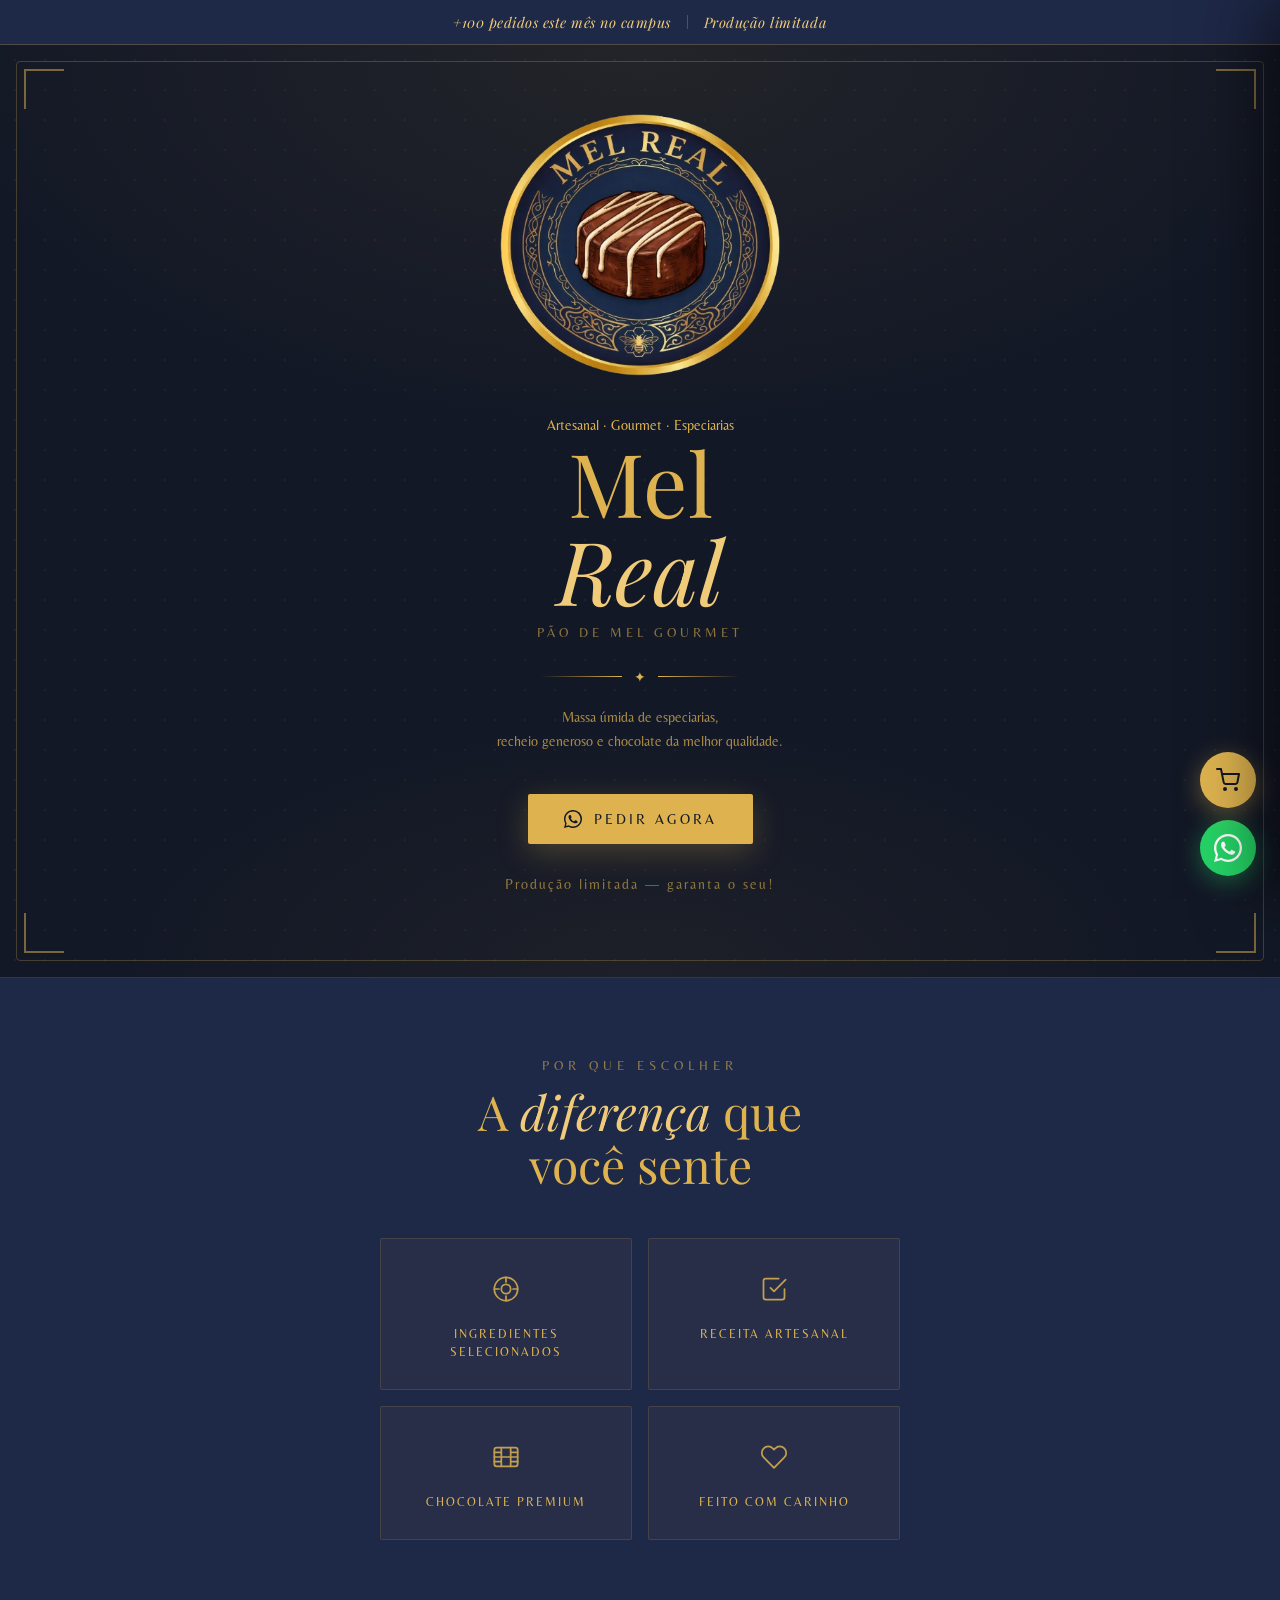
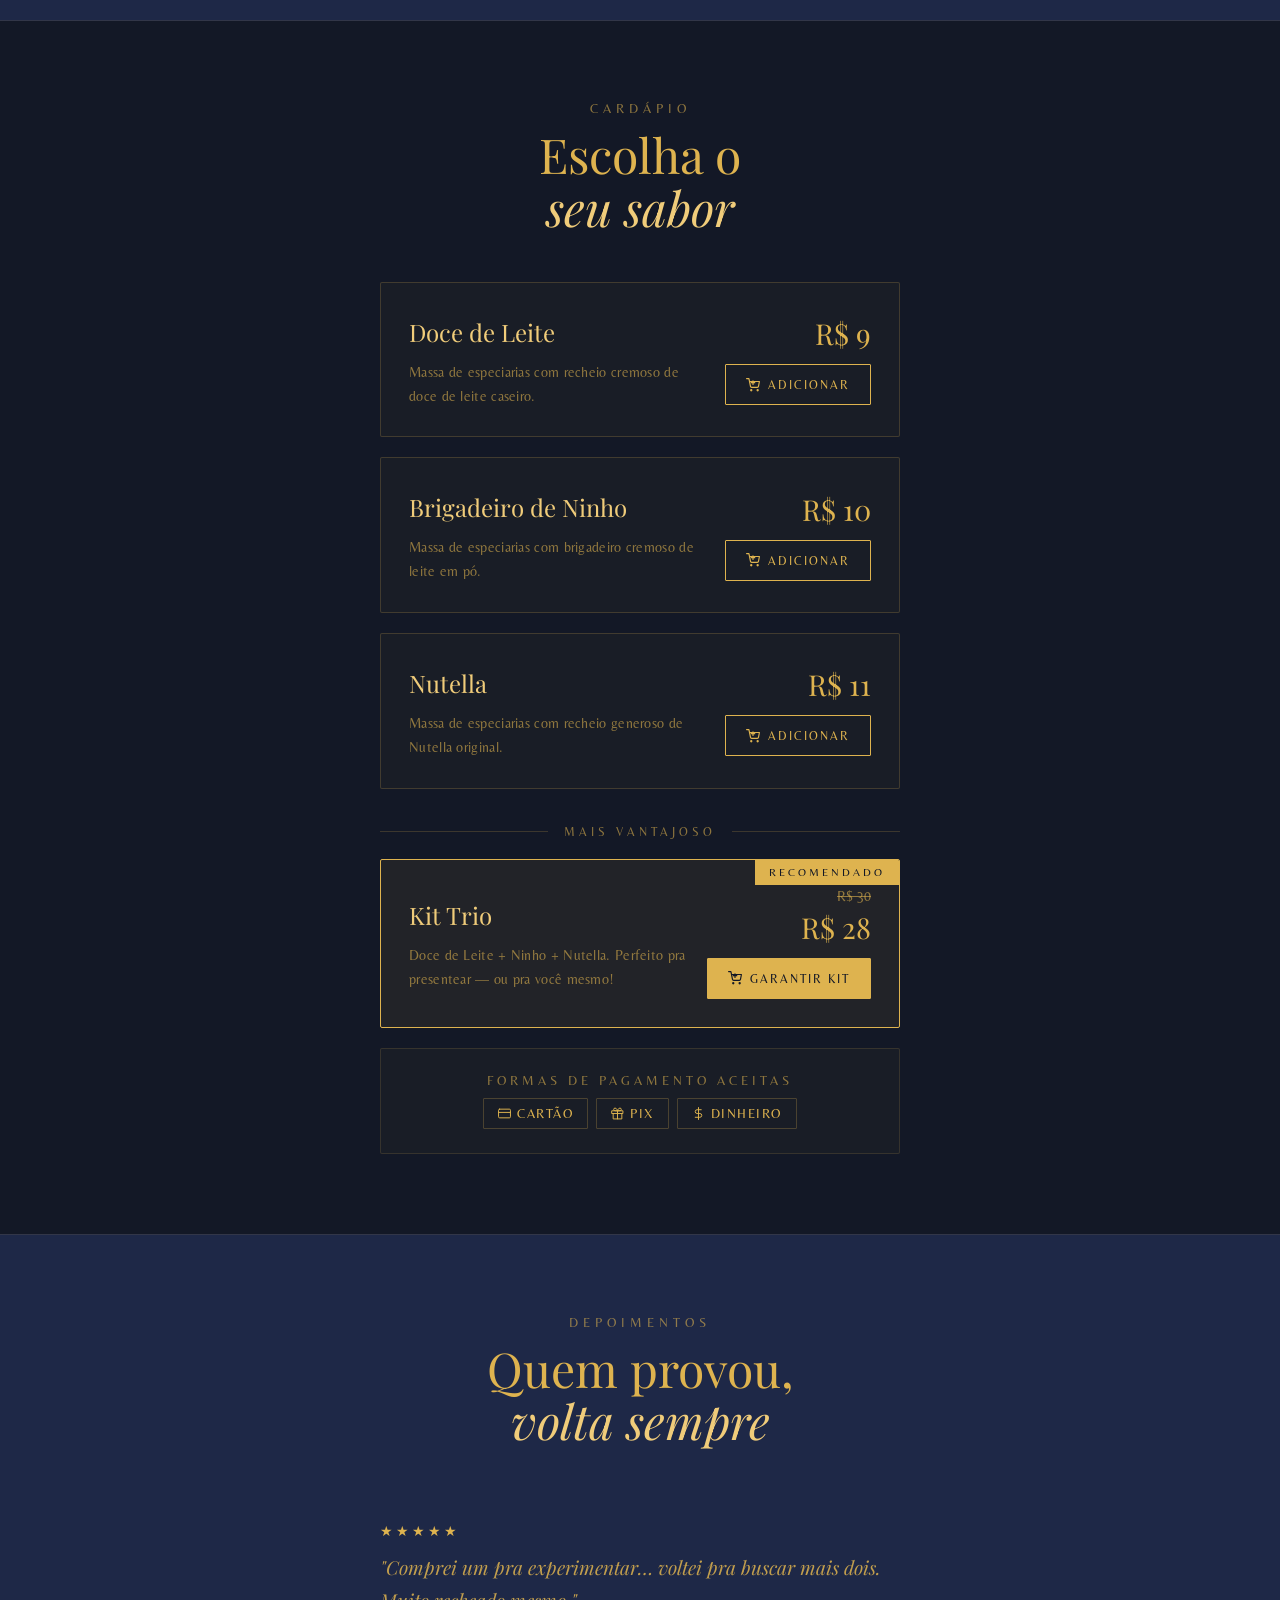
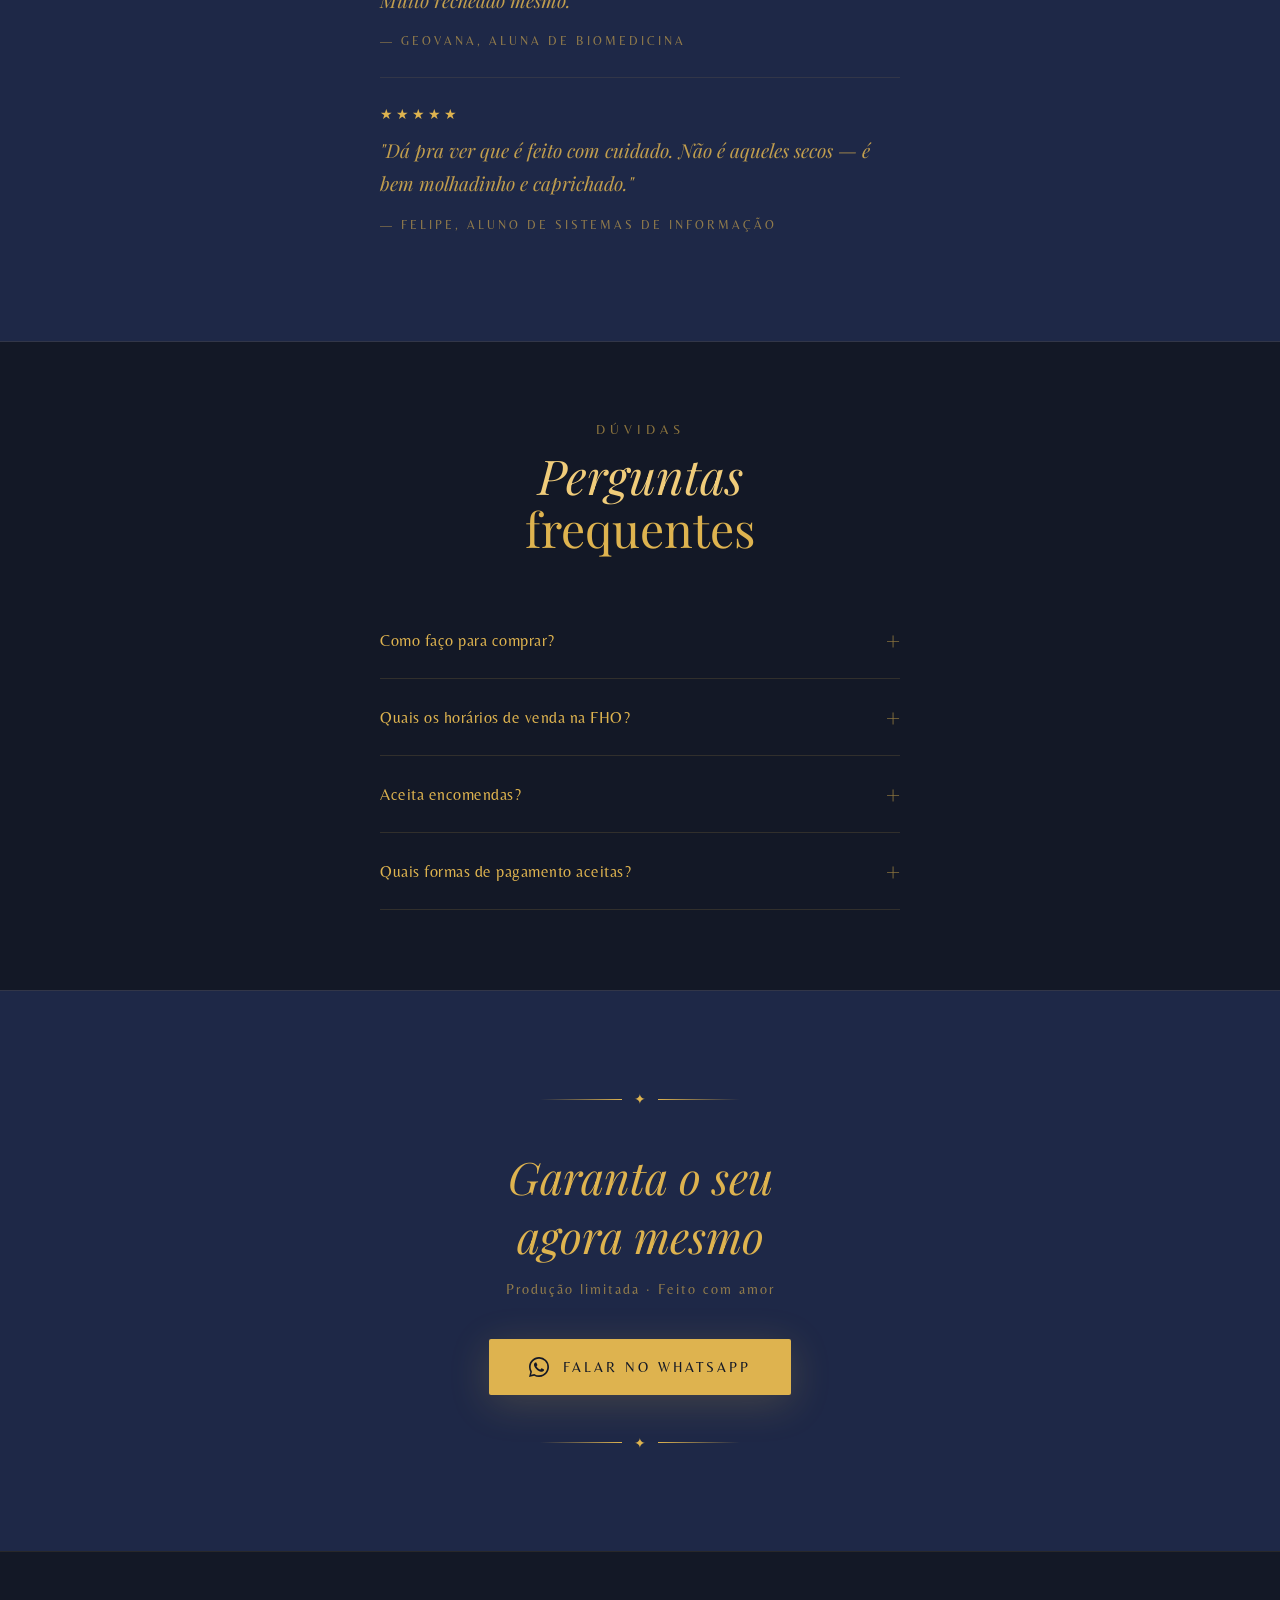
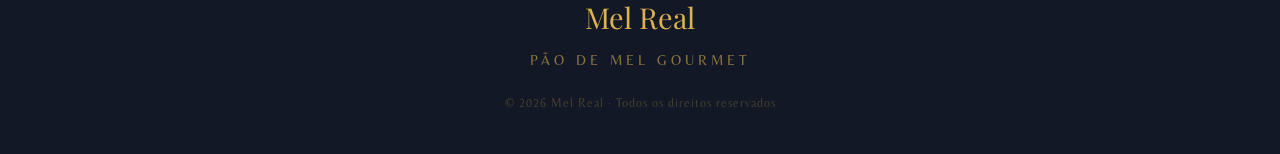
<file: index.html>
<!doctype html>
<html lang="pt-BR">
  <head>
    <meta charset="UTF-8" />
    <meta name="viewport" content="width=device-width, initial-scale=1.0" />
    <title>Mel Real — Pão de Mel Gourmet</title>
    <meta
      name="description"
      content="Pão de mel gourmet artesanal. Massa úmida de especiarias, recheio cremoso e muito sabor."
    />
    <link rel="preconnect" href="https://fonts.googleapis.com" />
    <link rel="preconnect" href="https://fonts.gstatic.com" crossorigin />
    <link
      href="https://fonts.googleapis.com/css2?family=Playfair+Display:ital,wght@0,400;0,600;0,700;1,400;1,600&family=Belleza&display=swap"
      rel="stylesheet"
    />
    <link rel="stylesheet" href="style.css" />
  </head>

  <body>
    <!-- ─── BARRA SOCIAL ─── -->
    <div class="social-bar">
      <span class="social-bar-text">+100 pedidos este mês no campus</span>
      <span class="social-bar-divider"></span>
      <span class="social-bar-text">Produção limitada</span>
    </div>

    <!-- ─── WHATSAPP FIXO ─── -->
    <a
      href="https://wa.me/5519988865745?text=Oi!%20Vi%20o%20site%20da%20Mel%20Real%20e%20quero%20fazer%20um%20pedido!"
      class="whatsapp-float"
      target="_blank"
      rel="noopener noreferrer"
      aria-label="Chamar no WhatsApp"
    >
      <svg viewBox="0 0 24 24" fill="white">
        <path
          d="M20.52 3.48A11.93 11.93 0 0 0 12 0C5.37 0 0 5.37 0 12c0 2.11.55 4.17 1.6 5.98L0 24l6.18-1.62A11.94 11.94 0 0 0 12 24c6.63 0 12-5.37 12-12 0-3.21-1.25-6.22-3.48-8.52zM12 22c-1.85 0-3.66-.5-5.24-1.44l-.37-.22-3.87 1.02 1.03-3.77-.24-.39A9.93 9.93 0 0 1 2 12C2 6.48 6.48 2 12 2c2.67 0 5.17 1.04 7.06 2.94A9.93 9.93 0 0 1 22 12c0 5.52-4.48 10-10 10zm5.47-7.4c-.3-.15-1.77-.87-2.04-.97-.27-.1-.47-.15-.67.15-.2.3-.77.97-.94 1.17-.17.2-.35.22-.65.07a8.17 8.17 0 0 1-2.4-1.48 9.03 9.03 0 0 1-1.66-2.07c-.17-.3-.02-.46.13-.61.13-.13.3-.35.45-.52.15-.17.2-.3.3-.5.1-.2.05-.37-.02-.52-.08-.15-.67-1.62-.92-2.22-.24-.58-.49-.5-.67-.51l-.57-.01c-.2 0-.52.07-.79.37-.27.3-1.04 1.02-1.04 2.48s1.07 2.88 1.22 3.08c.15.2 2.1 3.2 5.09 4.49.71.31 1.27.49 1.7.63.72.23 1.37.2 1.88.12.57-.09 1.77-.72 2.02-1.42.25-.7.25-1.3.17-1.42-.07-.12-.27-.2-.57-.35z"
        />
      </svg>
    </a>

    <!-- ─── BOTÃO FLUTUANTE DO CARRINHO ─── -->
    <button
      class="cart-fab"
      id="cartFab"
      onclick="toggleCart()"
      aria-label="Abrir carrinho"
    >
      <svg viewBox="0 0 24 24">
        <circle cx="9" cy="21" r="1" />
        <circle cx="20" cy="21" r="1" />
        <path
          d="M1 1h4l2.68 13.39a2 2 0 0 0 2 1.61h9.72a2 2 0 0 0 2-1.61L23 6H6"
        />
      </svg>
      <span class="cart-badge" id="cartBadge">0</span>
    </button>

    <!-- ─── OVERLAY ─── -->
    <div class="cart-overlay" id="cartOverlay" onclick="toggleCart()"></div>

    <!-- ─── PAINEL DO CARRINHO ─── -->
    <div class="cart-panel" id="cartPanel">
      <div class="cart-header">
        <div class="cart-title">Seu <span>Carrinho</span></div>
        <button class="cart-close" onclick="toggleCart()">✕</button>
      </div>

      <div class="cart-items" id="cartItems">
        <!-- preenchido por JS -->
      </div>

      <div class="cart-footer">
        <div class="cart-total-row">
          <span class="cart-total-label">Total</span>
          <span class="cart-total-value" id="cartTotal">R$ 0</span>
        </div>
        <button
          class="btn-checkout"
          id="btnCheckout"
          onclick="checkout()"
          disabled
        >
          <svg viewBox="0 0 24 24" fill="currentColor">
            <path
              d="M20.52 3.48A11.93 11.93 0 0 0 12 0C5.37 0 0 5.37 0 12c0 2.11.55 4.17 1.6 5.98L0 24l6.18-1.62A11.94 11.94 0 0 0 12 24c6.63 0 12-5.37 12-12 0-3.21-1.25-6.22-3.48-8.52zM12 22c-1.85 0-3.66-.5-5.24-1.44l-.37-.22-3.87 1.02 1.03-3.77-.24-.39A9.93 9.93 0 0 1 2 12C2 6.48 6.48 2 12 2c2.67 0 5.17 1.04 7.06 2.94A9.93 9.93 0 0 1 22 12c0 5.52-4.48 10-10 10zm5.47-7.4c-.3-.15-1.77-.87-2.04-.97-.27-.1-.47-.15-.67.15-.2.3-.77.97-.94 1.17-.17.2-.35.22-.65.07a8.17 8.17 0 0 1-2.4-1.48 9.03 9.03 0 0 1-1.66-2.07c-.17-.3-.02-.46.13-.61.13-.13.3-.35.45-.52.15-.17.2-.3.3-.5.1-.2.05-.37-.02-.52-.08-.15-.67-1.62-.92-2.22-.24-.58-.49-.5-.67-.51l-.57-.01c-.2 0-.52.07-.79.37-.27.3-1.04 1.02-1.04 2.48s1.07 2.88 1.22 3.08c.15.2 2.1 3.2 5.09 4.49.71.31 1.27.49 1.7.63.72.23 1.37.2 1.88.12.57-.09 1.77-.72 2.02-1.42.25-.7.25-1.3.17-1.42-.07-.12-.27-.2-.57-.35z"
            />
          </svg>
          Finalizar pelo WhatsApp
        </button>
        <button class="btn-clear-cart" onclick="clearCart()">
          Limpar carrinho
        </button>
      </div>
    </div>

    <!-- ─── HERO ─── -->
    <section class="hero">
      <div class="hero-border"></div>
      <div class="corner corner-tl"></div>
      <div class="corner corner-tr"></div>
      <div class="corner corner-bl"></div>
      <div class="corner corner-br"></div>
      <div class="hero-content">
        <div class="hero-logo-wrap">
          <img src="img/logo-oficial2.png" alt="Mel Real" />
        </div>
        <p class="hero-eyebrow">Artesanal · Gourmet · Especiarias</p>
        <h1>Mel<br /><em>Real</em></h1>
        <p class="hero-sub">Pão de Mel Gourmet</p>
        <div class="divider-gold"><span>✦</span></div>
        <p class="hero-tagline">
          Massa úmida de especiarias,<br />recheio generoso e chocolate da
          melhor qualidade.
        </p>
        <a
          href="https://wa.me/5519988865745?text=Oi!%20Quero%20fazer%20um%20pedido%20de%20Pão%20de%20Mel%20Gourmet!"
          class="cta-main"
          target="_blank"
          rel="noopener noreferrer"
        >
          <svg viewBox="0 0 24 24" fill="currentColor">
            <path
              d="M20.52 3.48A11.93 11.93 0 0 0 12 0C5.37 0 0 5.37 0 12c0 2.11.55 4.17 1.6 5.98L0 24l6.18-1.62A11.94 11.94 0 0 0 12 24c6.63 0 12-5.37 12-12 0-3.21-1.25-6.22-3.48-8.52zM12 22c-1.85 0-3.66-.5-5.24-1.44l-.37-.22-3.87 1.02 1.03-3.77-.24-.39A9.93 9.93 0 0 1 2 12C2 6.48 6.48 2 12 2c2.67 0 5.17 1.04 7.06 2.94A9.93 9.93 0 0 1 22 12c0 5.52-4.48 10-10 10zm5.47-7.4c-.3-.15-1.77-.87-2.04-.97-.27-.1-.47-.15-.67.15-.2.3-.77.97-.94 1.17-.17.2-.35.22-.65.07a8.17 8.17 0 0 1-2.4-1.48 9.03 9.03 0 0 1-1.66-2.07c-.17-.3-.02-.46.13-.61.13-.13.3-.35.45-.52.15-.17.2-.3.3-.5.1-.2.05-.37-.02-.52-.08-.15-.67-1.62-.92-2.22-.24-.58-.49-.5-.67-.51l-.57-.01c-.2 0-.52.07-.79.37-.27.3-1.04 1.02-1.04 2.48s1.07 2.88 1.22 3.08c.15.2 2.1 3.2 5.09 4.49.71.31 1.27.49 1.7.63.72.23 1.37.2 1.88.12.57-.09 1.77-.72 2.02-1.42.25-.7.25-1.3.17-1.42-.07-.12-.27-.2-.57-.35z"
            />
          </svg>
          Pedir agora
        </a>
        <p class="hero-badge">Produção limitada — garanta o seu!</p>
      </div>
    </section>

    <!-- ─── DIFERENCIAIS ─── -->
    <div class="features-section">
      <div class="features-inner">
        <div class="section-header">
          <span class="eyebrow">Por que escolher</span>
          <h2>A <em>diferença</em> que<br />você sente</h2>
        </div>
        <div class="features-grid">
          <div class="feature-card">
            <span class="feature-icon"
              ><svg viewBox="0 0 24 24">
                <path
                  d="M12 2C6.48 2 2 6.48 2 12s4.48 10 10 10 10-4.48 10-10S17.52 2 12 2z"
                />
                <path
                  d="M8 12c0-2.21 1.79-4 4-4s4 1.79 4 4-1.79 4-4 4-4-1.79-4-4z"
                />
                <path d="M12 6V2M12 22v-4M6 12H2M22 12h-4" /></svg
            ></span>
            <p>Ingredientes Selecionados</p>
          </div>
          <div class="feature-card">
            <span class="feature-icon"
              ><svg viewBox="0 0 24 24">
                <path d="M9 11l3 3L22 4" />
                <path
                  d="M21 12v7a2 2 0 0 1-2 2H5a2 2 0 0 1-2-2V5a2 2 0 0 1 2-2h11"
                /></svg
            ></span>
            <p>Receita Artesanal</p>
          </div>
          <div class="feature-card">
            <span class="feature-icon"
              ><svg viewBox="0 0 24 24">
                <rect x="2" y="4" width="20" height="16" rx="2" />
                <path
                  d="M8 4v16M16 4v16M2 12h20M2 8h6M16 8h6M2 16h6M16 16h6"
                /></svg
            ></span>
            <p>Chocolate Premium</p>
          </div>
          <div class="feature-card">
            <span class="feature-icon"
              ><svg viewBox="0 0 24 24">
                <path
                  d="M20.84 4.61a5.5 5.5 0 0 0-7.78 0L12 5.67l-1.06-1.06a5.5 5.5 0 0 0-7.78 7.78l1.06 1.06L12 21.23l7.78-7.78 1.06-1.06a5.5 5.5 0 0 0 0-7.78z"
                /></svg
            ></span>
            <p>Feito com Carinho</p>
          </div>
        </div>
      </div>
    </div>

    <!-- ─── CARDÁPIO ─── -->
    <div class="menu-section">
      <div class="menu-inner">
        <div class="section-header">
          <span class="eyebrow">Cardápio</span>
          <h2>Escolha o<br /><em>seu sabor</em></h2>
        </div>

        <!-- Doce de Leite -->
        <div class="product-card">
          <div class="product-body">
            <div class="product-info">
              <p class="product-name">Doce de Leite</p>
              <p class="product-desc">
                Massa de especiarias com recheio cremoso de doce de leite
                caseiro.
              </p>
            </div>
            <div class="product-right">
              <span class="product-price">R$&nbsp;9</span>
              <button
                class="btn-add-cart"
                onclick="addToCart('doce-leite', 'Doce de Leite', 9)"
              >
                <svg viewBox="0 0 24 24">
                  <circle cx="9" cy="21" r="1" />
                  <circle cx="20" cy="21" r="1" />
                  <path
                    d="M1 1h4l2.68 13.39a2 2 0 0 0 2 1.61h9.72a2 2 0 0 0 2-1.61L23 6H6"
                  />
                  <line x1="12" y1="5" x2="12" y2="11" />
                  <line x1="9" y1="8" x2="15" y2="8" />
                </svg>
                Adicionar
              </button>
              <div class="qty-control" id="qty-doce-leite">
                <button class="qty-btn" onclick="changeQty('doce-leite', -1)">
                  −
                </button>
                <span class="qty-num" id="num-doce-leite">0</span>
                <button class="qty-btn" onclick="changeQty('doce-leite', 1)">
                  +
                </button>
              </div>
            </div>
          </div>
        </div>

        <!-- Ninho -->
        <div class="product-card">
          <div class="product-body">
            <div class="product-info">
              <p class="product-name">Brigadeiro de Ninho</p>
              <p class="product-desc">
                Massa de especiarias com brigadeiro cremoso de leite em pó.
              </p>
            </div>
            <div class="product-right">
              <span class="product-price">R$&nbsp;10</span>
              <button
                class="btn-add-cart"
                onclick="addToCart('ninho', 'Brigadeiro de Ninho', 10)"
              >
                <svg viewBox="0 0 24 24">
                  <circle cx="9" cy="21" r="1" />
                  <circle cx="20" cy="21" r="1" />
                  <path
                    d="M1 1h4l2.68 13.39a2 2 0 0 0 2 1.61h9.72a2 2 0 0 0 2-1.61L23 6H6"
                  />
                  <line x1="12" y1="5" x2="12" y2="11" />
                  <line x1="9" y1="8" x2="15" y2="8" />
                </svg>
                Adicionar
              </button>
              <div class="qty-control" id="qty-ninho">
                <button class="qty-btn" onclick="changeQty('ninho', -1)">
                  −
                </button>
                <span class="qty-num" id="num-ninho">0</span>
                <button class="qty-btn" onclick="changeQty('ninho', 1)">
                  +
                </button>
              </div>
            </div>
          </div>
        </div>

        <!-- Nutella -->
        <div class="product-card">
          <div class="product-body">
            <div class="product-info">
              <p class="product-name">Nutella</p>
              <p class="product-desc">
                Massa de especiarias com recheio generoso de Nutella original.
              </p>
            </div>
            <div class="product-right">
              <span class="product-price">R$&nbsp;11</span>
              <button
                class="btn-add-cart"
                onclick="addToCart('nutella', 'Nutella', 11)"
              >
                <svg viewBox="0 0 24 24">
                  <circle cx="9" cy="21" r="1" />
                  <circle cx="20" cy="21" r="1" />
                  <path
                    d="M1 1h4l2.68 13.39a2 2 0 0 0 2 1.61h9.72a2 2 0 0 0 2-1.61L23 6H6"
                  />
                  <line x1="12" y1="5" x2="12" y2="11" />
                  <line x1="9" y1="8" x2="15" y2="8" />
                </svg>
                Adicionar
              </button>
              <div class="qty-control" id="qty-nutella">
                <button class="qty-btn" onclick="changeQty('nutella', -1)">
                  −
                </button>
                <span class="qty-num" id="num-nutella">0</span>
                <button class="qty-btn" onclick="changeQty('nutella', 1)">
                  +
                </button>
              </div>
            </div>
          </div>
        </div>

        <!-- Divisor Kit -->
        <div class="kit-divider"><span>Mais Vantajoso</span></div>

        <!-- Kit Trio -->
        <div class="product-card featured">
          <span class="featured-badge">Recomendado</span>
          <div class="product-body">
            <div class="product-info">
              <p class="product-name">Kit Trio</p>
              <p class="product-desc">
                Doce de Leite + Ninho + Nutella. Perfeito pra presentear — ou
                pra você mesmo!
              </p>
            </div>
            <div class="product-right">
              <span class="product-price-old">R$ 30</span>
              <span class="product-price">R$&nbsp;28</span>
              <button
                class="btn-add-cart"
                onclick="
                  addToCart('kit-trio', 'Kit Trio (DL + Ninho + Nutella)', 28)
                "
              >
                <svg viewBox="0 0 24 24">
                  <circle cx="9" cy="21" r="1" />
                  <circle cx="20" cy="21" r="1" />
                  <path
                    d="M1 1h4l2.68 13.39a2 2 0 0 0 2 1.61h9.72a2 2 0 0 0 2-1.61L23 6H6"
                  />
                  <line x1="12" y1="5" x2="12" y2="11" />
                  <line x1="9" y1="8" x2="15" y2="8" />
                </svg>
                Garantir Kit
              </button>
              <div class="qty-control" id="qty-kit-trio">
                <button class="qty-btn" onclick="changeQty('kit-trio', -1)">
                  −
                </button>
                <span class="qty-num" id="num-kit-trio">0</span>
                <button class="qty-btn" onclick="changeQty('kit-trio', 1)">
                  +
                </button>
              </div>
            </div>
          </div>
        </div>

        <!-- Pagamento -->
        <div class="payment-info">
          <span class="payment-label">Formas de pagamento aceitas</span>
          <div class="payment-chips">
            <span class="pay-chip"
              ><svg viewBox="0 0 24 24">
                <rect x="1" y="4" width="22" height="16" rx="2" ry="2" />
                <line x1="1" y1="10" x2="23" y2="10" /></svg
              >Cartão</span
            >
            <span class="pay-chip"
              ><svg viewBox="0 0 24 24">
                <polyline points="20 12 20 22 4 22 4 12" />
                <rect x="2" y="7" width="20" height="5" />
                <line x1="12" y1="22" x2="12" y2="7" />
                <path d="M12 7H7.5a2.5 2.5 0 0 1 0-5C11 2 12 7 12 7z" />
                <path d="M12 7h4.5a2.5 2.5 0 0 0 0-5C13 2 12 7 12 7z" /></svg
              >Pix</span
            >
            <span class="pay-chip"
              ><svg viewBox="0 0 24 24">
                <line x1="12" y1="1" x2="12" y2="23" />
                <path
                  d="M17 5H9.5a3.5 3.5 0 0 0 0 7h5a3.5 3.5 0 0 1 0 7H6"
                /></svg
              >Dinheiro</span
            >
          </div>
        </div>
      </div>
    </div>

    <!-- ─── DEPOIMENTOS ─── -->
    <div class="testimonials-section">
      <div class="testimonials-inner">
        <div class="section-header">
          <span class="eyebrow">Depoimentos</span>
          <h2>Quem provou,<br /><em>volta sempre</em></h2>
        </div>
        <div class="testimonial">
          <span class="stars">★★★★★</span>
          <p class="testimonial-text">
            "Comprei um pra experimentar… voltei pra buscar mais dois. Muito
            recheado mesmo."
          </p>
          <span class="testimonial-author"
            >— Geovana, Aluna de Biomedicina</span
          >
        </div>
        <div class="testimonial">
          <span class="stars">★★★★★</span>
          <p class="testimonial-text">
            "Dá pra ver que é feito com cuidado. Não é aqueles secos — é bem
            molhadinho e caprichado."
          </p>
          <span class="testimonial-author"
            >— Felipe, Aluno de Sistemas de Informação</span
          >
        </div>
      </div>
    </div>

    <!-- ─── FAQ ─── -->
    <div class="faq-section">
      <div class="faq-inner">
        <div class="section-header">
          <span class="eyebrow">Dúvidas</span>
          <h2><em>Perguntas</em><br />frequentes</h2>
        </div>
        <details>
          <summary>Como faço para comprar?</summary>
          <p>
            Estou todos os dias próximo aos <strong>Blocos C e K</strong>. Mande
            uma mensagem no WhatsApp e eu vou até você!
          </p>
        </details>
        <details>
          <summary>Quais os horários de venda na FHO?</summary>
          <p>
            Geralmente vendo no intervalo do período noturno (20h40 — 21h00).<br /><br />Também
            trabalho com <strong>pronta entrega</strong> e
            <strong>encomendas com antecedência</strong>.<br />Posso combinar
            entregas rápidas pelo WhatsApp.
          </p>
        </details>
        <details>
          <summary>Aceita encomendas?</summary>
          <p>
            Sim! Entre em contato pelo WhatsApp com antecedência para garantir o
            seu. A produção é limitada e costuma acabar rápido.
          </p>
        </details>
        <details>
          <summary>Quais formas de pagamento aceitas?</summary>
          <p>
            Aceito Pix, cartão de crédito/débito e dinheiro. Sem complicação!
          </p>
        </details>
      </div>
    </div>

    <!-- ─── CTA FINAL ─── -->
    <div class="cta-section">
      <div class="cta-section-inner">
        <div class="divider-gold" style="margin-bottom: 40px">
          <span>✦</span>
        </div>
        <h2>Garanta o seu<br />agora mesmo</h2>
        <p>Produção limitada · Feito com amor</p>
        <a
          href="https://wa.me/5519988865745?text=Oi!%20Vi%20o%20site%20da%20Mel%20Real%20e%20quero%20fazer%20um%20pedido!"
          class="cta-whatsapp"
          target="_blank"
          rel="noopener noreferrer"
        >
          <svg viewBox="0 0 24 24" fill="currentColor">
            <path
              d="M20.52 3.48A11.93 11.93 0 0 0 12 0C5.37 0 0 5.37 0 12c0 2.11.55 4.17 1.6 5.98L0 24l6.18-1.62A11.94 11.94 0 0 0 12 24c6.63 0 12-5.37 12-12 0-3.21-1.25-6.22-3.48-8.52zM12 22c-1.85 0-3.66-.5-5.24-1.44l-.37-.22-3.87 1.02 1.03-3.77-.24-.39A9.93 9.93 0 0 1 2 12C2 6.48 6.48 2 12 2c2.67 0 5.17 1.04 7.06 2.94A9.93 9.93 0 0 1 22 12c0 5.52-4.48 10-10 10zm5.47-7.4c-.3-.15-1.77-.87-2.04-.97-.27-.1-.47-.15-.67.15-.2.3-.77.97-.94 1.17-.17.2-.35.22-.65.07a8.17 8.17 0 0 1-2.4-1.48 9.03 9.03 0 0 1-1.66-2.07c-.17-.3-.02-.46.13-.61.13-.13.3-.35.45-.52.15-.17.2-.3.3-.5.1-.2.05-.37-.02-.52-.08-.15-.67-1.62-.92-2.22-.24-.58-.49-.5-.67-.51l-.57-.01c-.2 0-.52.07-.79.37-.27.3-1.04 1.02-1.04 2.48s1.07 2.88 1.22 3.08c.15.2 2.1 3.2 5.09 4.49.71.31 1.27.49 1.7.63.72.23 1.37.2 1.88.12.57-.09 1.77-.72 2.02-1.42.25-.7.25-1.3.17-1.42-.07-.12-.27-.2-.57-.35z"
            />
          </svg>
          Falar no WhatsApp
        </a>
        <div class="divider-gold" style="margin-top: 40px"><span>✦</span></div>
      </div>
    </div>

    <!-- ─── FOOTER ─── -->
    <footer>
      <p class="footer-brand">Mel Real</p>
      <p class="footer-sub">Pão de Mel Gourmet</p>
      <p class="footer-copy">© 2026 Mel Real · Todos os direitos reservados</p>
    </footer>

    <!-- ═══════════════════════════════════════════
         JAVASCRIPT — LÓGICA DO CARRINHO
         ═══════════════════════════════════════════ -->
    <script src="cart.js"></script>
  </body>
</html>
</file>
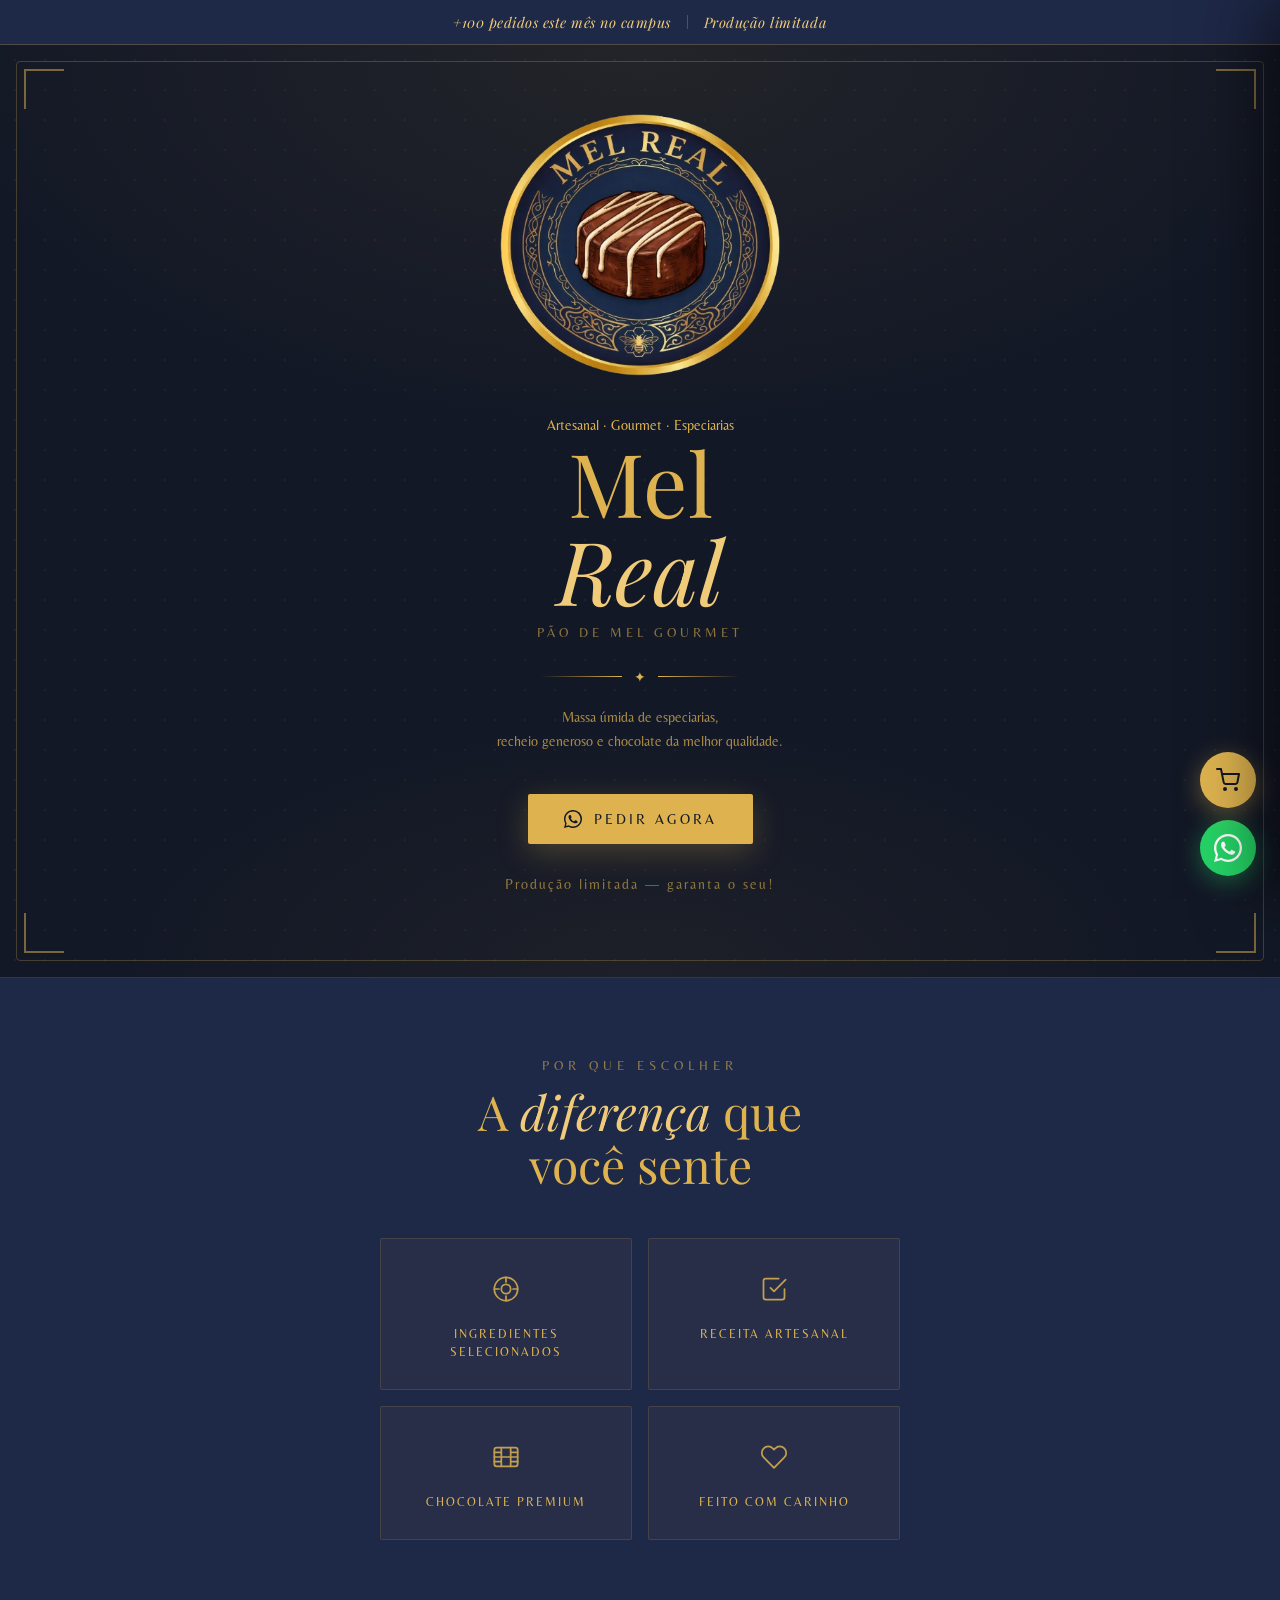
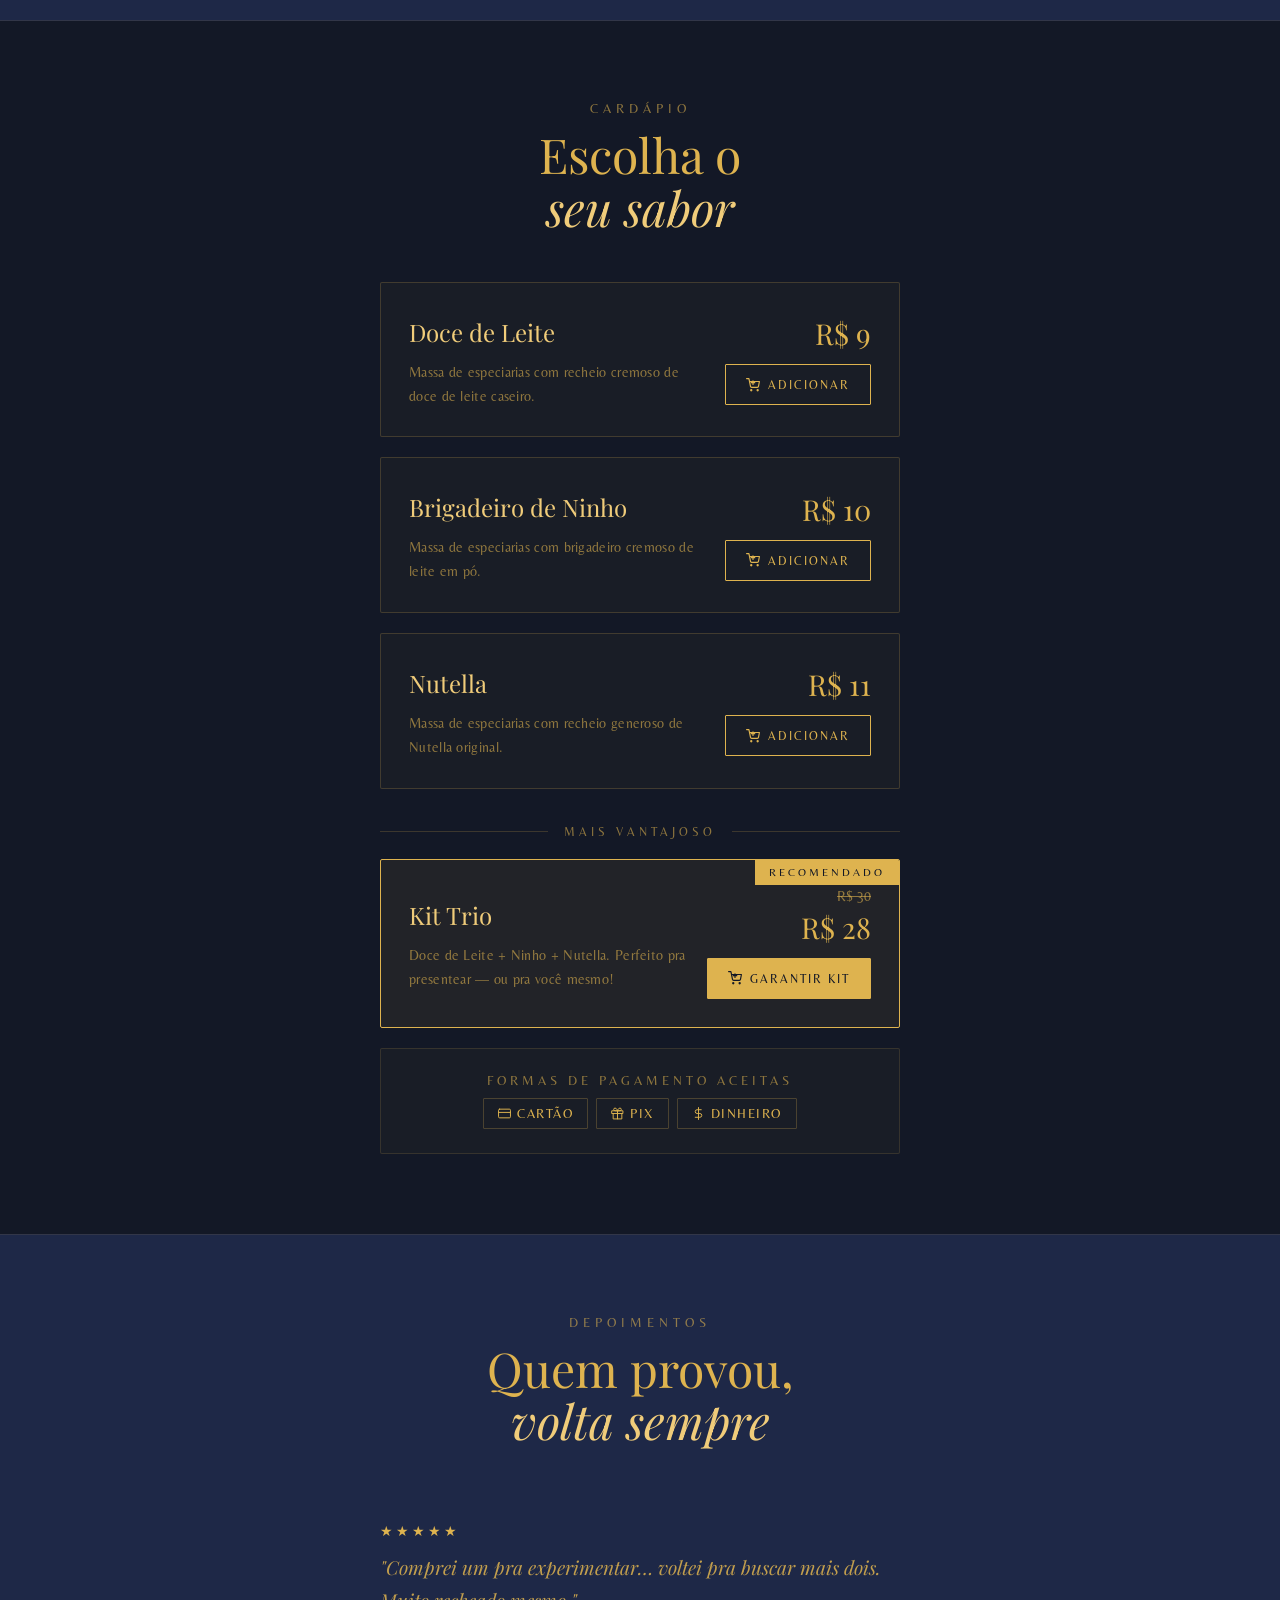
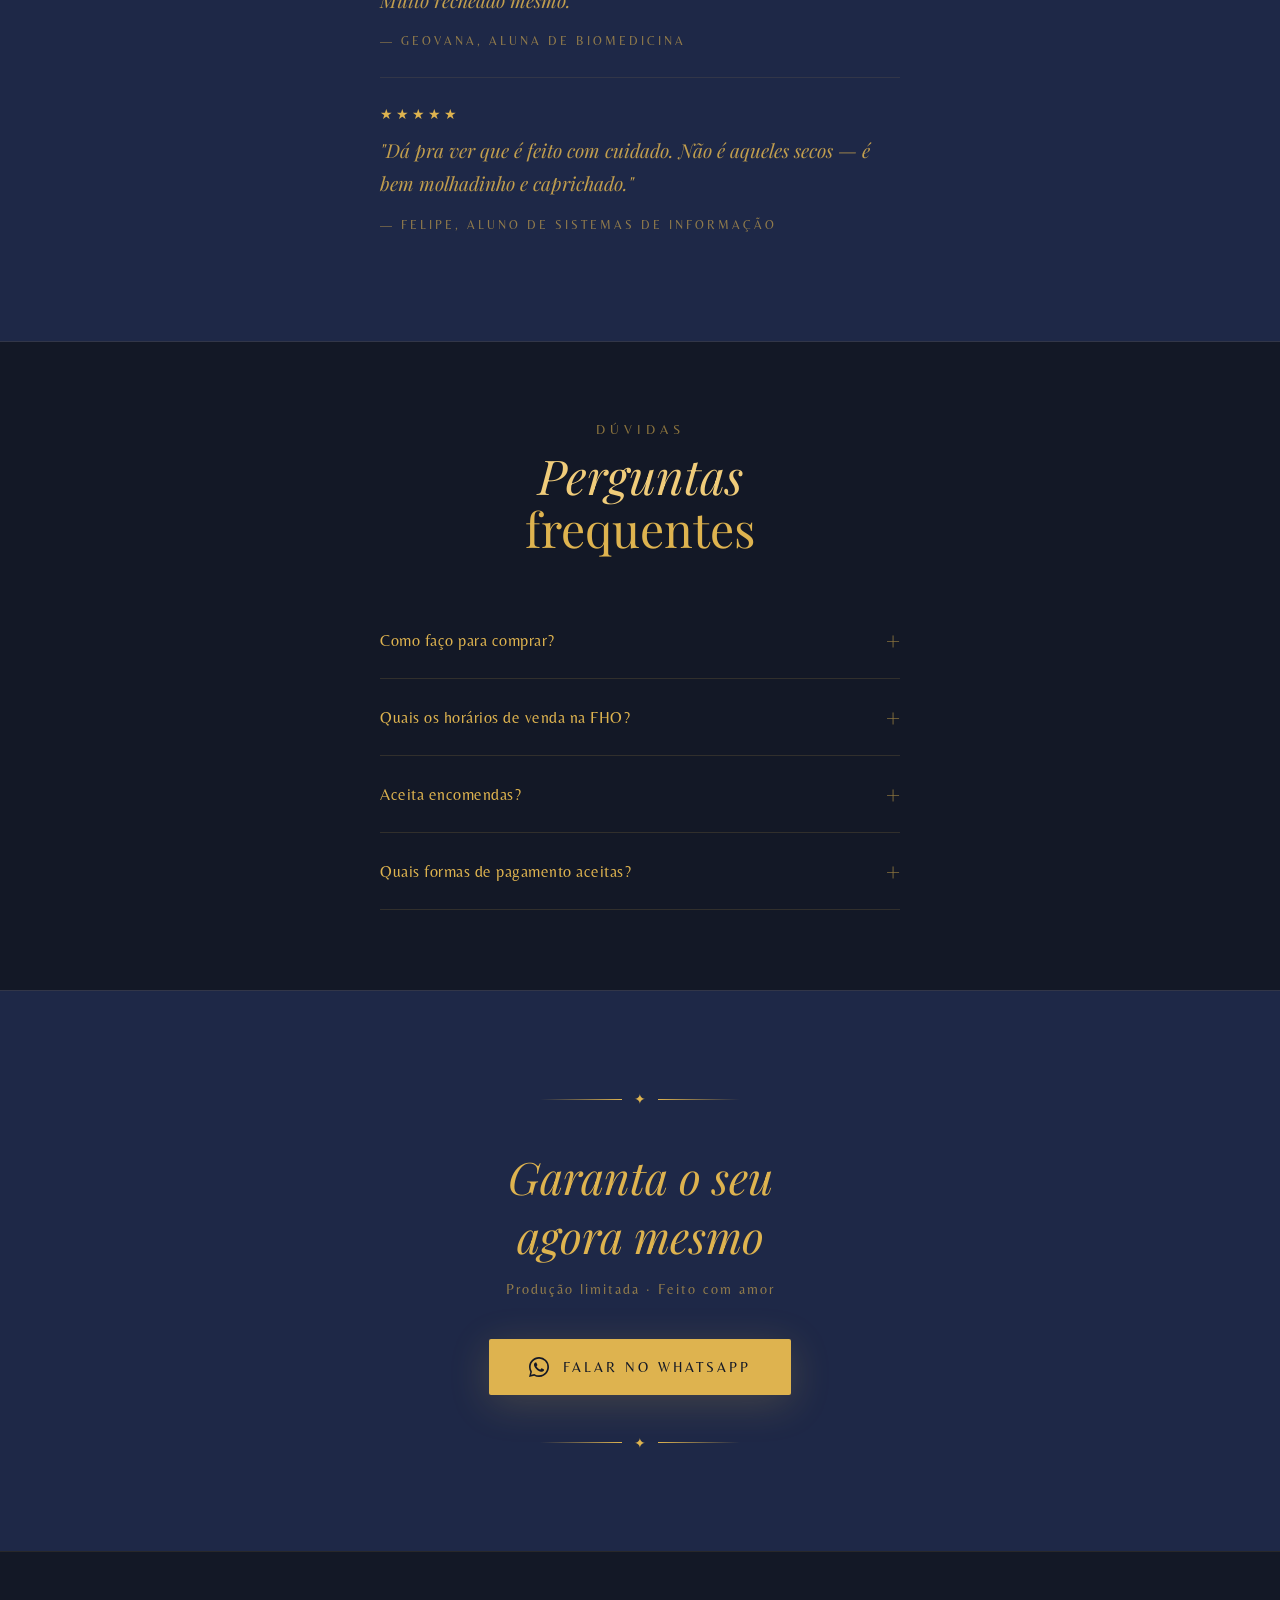
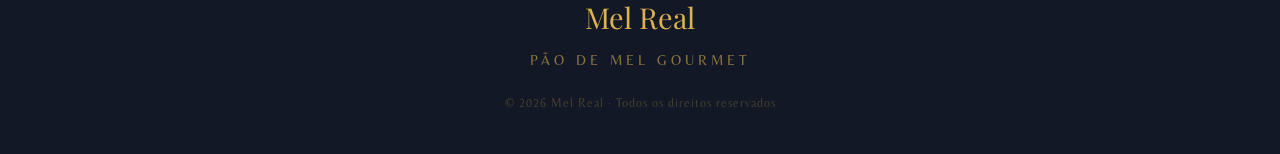
<file: HTML/index.html>
<!doctype html>
<html lang="pt-BR">
  <head>
    <meta charset="UTF-8" />
    <meta name="viewport" content="width=device-width, initial-scale=1.0" />
    <title>Mel Real — Pão de Mel Gourmet</title>
    <meta
      name="description"
      content="Pão de mel gourmet artesanal. Massa úmida de especiarias, recheio cremoso e muito sabor."
    />
    <link rel="preconnect" href="https://fonts.googleapis.com" />
    <link rel="preconnect" href="https://fonts.gstatic.com" crossorigin />
    <link
      href="https://fonts.googleapis.com/css2?family=Playfair+Display:ital,wght@0,400;0,600;0,700;1,400;1,600&family=Belleza&display=swap"
      rel="stylesheet"
    />
    <link rel="stylesheet" href="../CSS/style.css" />
  </head>

  <body>
    <!-- ─── BARRA SOCIAL ─── -->
    <div class="social-bar">
      <span class="social-bar-text">+100 pedidos este mês no campus</span>
      <span class="social-bar-divider"></span>
      <span class="social-bar-text">Produção limitada</span>
    </div>

    <!-- ─── WHATSAPP FIXO ─── -->
    <a
      href="https://wa.me/5519988865745?text=Oi!%20Vi%20o%20site%20da%20Mel%20Real%20e%20quero%20fazer%20um%20pedido!"
      class="whatsapp-float"
      target="_blank"
      rel="noopener noreferrer"
      aria-label="Chamar no WhatsApp"
    >
      <svg viewBox="0 0 24 24" fill="white">
        <path
          d="M20.52 3.48A11.93 11.93 0 0 0 12 0C5.37 0 0 5.37 0 12c0 2.11.55 4.17 1.6 5.98L0 24l6.18-1.62A11.94 11.94 0 0 0 12 24c6.63 0 12-5.37 12-12 0-3.21-1.25-6.22-3.48-8.52zM12 22c-1.85 0-3.66-.5-5.24-1.44l-.37-.22-3.87 1.02 1.03-3.77-.24-.39A9.93 9.93 0 0 1 2 12C2 6.48 6.48 2 12 2c2.67 0 5.17 1.04 7.06 2.94A9.93 9.93 0 0 1 22 12c0 5.52-4.48 10-10 10zm5.47-7.4c-.3-.15-1.77-.87-2.04-.97-.27-.1-.47-.15-.67.15-.2.3-.77.97-.94 1.17-.17.2-.35.22-.65.07a8.17 8.17 0 0 1-2.4-1.48 9.03 9.03 0 0 1-1.66-2.07c-.17-.3-.02-.46.13-.61.13-.13.3-.35.45-.52.15-.17.2-.3.3-.5.1-.2.05-.37-.02-.52-.08-.15-.67-1.62-.92-2.22-.24-.58-.49-.5-.67-.51l-.57-.01c-.2 0-.52.07-.79.37-.27.3-1.04 1.02-1.04 2.48s1.07 2.88 1.22 3.08c.15.2 2.1 3.2 5.09 4.49.71.31 1.27.49 1.7.63.72.23 1.37.2 1.88.12.57-.09 1.77-.72 2.02-1.42.25-.7.25-1.3.17-1.42-.07-.12-.27-.2-.57-.35z"
        />
      </svg>
    </a>

    <!-- ─── BOTÃO FLUTUANTE DO CARRINHO ─── -->
    <button
      class="cart-fab"
      id="cartFab"
      onclick="toggleCart()"
      aria-label="Abrir carrinho"
    >
      <svg viewBox="0 0 24 24">
        <circle cx="9" cy="21" r="1" />
        <circle cx="20" cy="21" r="1" />
        <path
          d="M1 1h4l2.68 13.39a2 2 0 0 0 2 1.61h9.72a2 2 0 0 0 2-1.61L23 6H6"
        />
      </svg>
      <span class="cart-badge" id="cartBadge">0</span>
    </button>

    <!-- ─── OVERLAY ─── -->
    <div class="cart-overlay" id="cartOverlay" onclick="toggleCart()"></div>

    <!-- ─── PAINEL DO CARRINHO ─── -->
    <div class="cart-panel" id="cartPanel">
      <div class="cart-header">
        <div class="cart-title">Seu <span>Carrinho</span></div>
        <button class="cart-close" onclick="toggleCart()">✕</button>
      </div>

      <div class="cart-items" id="cartItems">
        <!-- preenchido por JS -->
      </div>

      <div class="cart-footer">
        <div class="cart-total-row">
          <span class="cart-total-label">Total</span>
          <span class="cart-total-value" id="cartTotal">R$ 0</span>
        </div>
        <button
          class="btn-checkout"
          id="btnCheckout"
          onclick="checkout()"
          disabled
        >
          <svg viewBox="0 0 24 24" fill="currentColor">
            <path
              d="M20.52 3.48A11.93 11.93 0 0 0 12 0C5.37 0 0 5.37 0 12c0 2.11.55 4.17 1.6 5.98L0 24l6.18-1.62A11.94 11.94 0 0 0 12 24c6.63 0 12-5.37 12-12 0-3.21-1.25-6.22-3.48-8.52zM12 22c-1.85 0-3.66-.5-5.24-1.44l-.37-.22-3.87 1.02 1.03-3.77-.24-.39A9.93 9.93 0 0 1 2 12C2 6.48 6.48 2 12 2c2.67 0 5.17 1.04 7.06 2.94A9.93 9.93 0 0 1 22 12c0 5.52-4.48 10-10 10zm5.47-7.4c-.3-.15-1.77-.87-2.04-.97-.27-.1-.47-.15-.67.15-.2.3-.77.97-.94 1.17-.17.2-.35.22-.65.07a8.17 8.17 0 0 1-2.4-1.48 9.03 9.03 0 0 1-1.66-2.07c-.17-.3-.02-.46.13-.61.13-.13.3-.35.45-.52.15-.17.2-.3.3-.5.1-.2.05-.37-.02-.52-.08-.15-.67-1.62-.92-2.22-.24-.58-.49-.5-.67-.51l-.57-.01c-.2 0-.52.07-.79.37-.27.3-1.04 1.02-1.04 2.48s1.07 2.88 1.22 3.08c.15.2 2.1 3.2 5.09 4.49.71.31 1.27.49 1.7.63.72.23 1.37.2 1.88.12.57-.09 1.77-.72 2.02-1.42.25-.7.25-1.3.17-1.42-.07-.12-.27-.2-.57-.35z"
            />
          </svg>
          Finalizar pelo WhatsApp
        </button>
        <button class="btn-clear-cart" onclick="clearCart()">
          Limpar carrinho
        </button>
      </div>
    </div>

    <!-- ─── HERO ─── -->
    <section class="hero">
      <div class="hero-border"></div>
      <div class="corner corner-tl"></div>
      <div class="corner corner-tr"></div>
      <div class="corner corner-bl"></div>
      <div class="corner corner-br"></div>
      <div class="hero-content">
        <div class="hero-logo-wrap">
          <img src="../img/logo-oficial2.png" alt="Mel Real" />
        </div>
        <p class="hero-eyebrow">Artesanal · Gourmet · Especiarias</p>
        <h1>Mel<br /><em>Real</em></h1>
        <p class="hero-sub">Pão de Mel Gourmet</p>
        <div class="divider-gold"><span>✦</span></div>
        <p class="hero-tagline">
          Massa úmida de especiarias,<br />recheio generoso e chocolate da
          melhor qualidade.
        </p>
        <a
          href="https://wa.me/5519988865745?text=Oi!%20Quero%20fazer%20um%20pedido%20de%20Pão%20de%20Mel%20Gourmet!"
          class="cta-main"
          target="_blank"
          rel="noopener noreferrer"
        >
          <svg viewBox="0 0 24 24" fill="currentColor">
            <path
              d="M20.52 3.48A11.93 11.93 0 0 0 12 0C5.37 0 0 5.37 0 12c0 2.11.55 4.17 1.6 5.98L0 24l6.18-1.62A11.94 11.94 0 0 0 12 24c6.63 0 12-5.37 12-12 0-3.21-1.25-6.22-3.48-8.52zM12 22c-1.85 0-3.66-.5-5.24-1.44l-.37-.22-3.87 1.02 1.03-3.77-.24-.39A9.93 9.93 0 0 1 2 12C2 6.48 6.48 2 12 2c2.67 0 5.17 1.04 7.06 2.94A9.93 9.93 0 0 1 22 12c0 5.52-4.48 10-10 10zm5.47-7.4c-.3-.15-1.77-.87-2.04-.97-.27-.1-.47-.15-.67.15-.2.3-.77.97-.94 1.17-.17.2-.35.22-.65.07a8.17 8.17 0 0 1-2.4-1.48 9.03 9.03 0 0 1-1.66-2.07c-.17-.3-.02-.46.13-.61.13-.13.3-.35.45-.52.15-.17.2-.3.3-.5.1-.2.05-.37-.02-.52-.08-.15-.67-1.62-.92-2.22-.24-.58-.49-.5-.67-.51l-.57-.01c-.2 0-.52.07-.79.37-.27.3-1.04 1.02-1.04 2.48s1.07 2.88 1.22 3.08c.15.2 2.1 3.2 5.09 4.49.71.31 1.27.49 1.7.63.72.23 1.37.2 1.88.12.57-.09 1.77-.72 2.02-1.42.25-.7.25-1.3.17-1.42-.07-.12-.27-.2-.57-.35z"
            />
          </svg>
          Pedir agora
        </a>
        <p class="hero-badge">Produção limitada — garanta o seu!</p>
      </div>
    </section>

    <!-- ─── DIFERENCIAIS ─── -->
    <div class="features-section">
      <div class="features-inner">
        <div class="section-header">
          <span class="eyebrow">Por que escolher</span>
          <h2>A <em>diferença</em> que<br />você sente</h2>
        </div>
        <div class="features-grid">
          <div class="feature-card">
            <span class="feature-icon"
              ><svg viewBox="0 0 24 24">
                <path
                  d="M12 2C6.48 2 2 6.48 2 12s4.48 10 10 10 10-4.48 10-10S17.52 2 12 2z"
                />
                <path
                  d="M8 12c0-2.21 1.79-4 4-4s4 1.79 4 4-1.79 4-4 4-4-1.79-4-4z"
                />
                <path d="M12 6V2M12 22v-4M6 12H2M22 12h-4" /></svg
            ></span>
            <p>Ingredientes Selecionados</p>
          </div>
          <div class="feature-card">
            <span class="feature-icon"
              ><svg viewBox="0 0 24 24">
                <path d="M9 11l3 3L22 4" />
                <path
                  d="M21 12v7a2 2 0 0 1-2 2H5a2 2 0 0 1-2-2V5a2 2 0 0 1 2-2h11"
                /></svg
            ></span>
            <p>Receita Artesanal</p>
          </div>
          <div class="feature-card">
            <span class="feature-icon"
              ><svg viewBox="0 0 24 24">
                <rect x="2" y="4" width="20" height="16" rx="2" />
                <path
                  d="M8 4v16M16 4v16M2 12h20M2 8h6M16 8h6M2 16h6M16 16h6"
                /></svg
            ></span>
            <p>Chocolate Premium</p>
          </div>
          <div class="feature-card">
            <span class="feature-icon"
              ><svg viewBox="0 0 24 24">
                <path
                  d="M20.84 4.61a5.5 5.5 0 0 0-7.78 0L12 5.67l-1.06-1.06a5.5 5.5 0 0 0-7.78 7.78l1.06 1.06L12 21.23l7.78-7.78 1.06-1.06a5.5 5.5 0 0 0 0-7.78z"
                /></svg
            ></span>
            <p>Feito com Carinho</p>
          </div>
        </div>
      </div>
    </div>

    <!-- ─── CARDÁPIO ─── -->
    <div class="menu-section">
      <div class="menu-inner">
        <div class="section-header">
          <span class="eyebrow">Cardápio</span>
          <h2>Escolha o<br /><em>seu sabor</em></h2>
        </div>

        <!-- Doce de Leite -->
        <div class="product-card">
          <div class="product-body">
            <div class="product-info">
              <p class="product-name">Doce de Leite</p>
              <p class="product-desc">
                Massa de especiarias com recheio cremoso de doce de leite
                caseiro.
              </p>
            </div>
            <div class="product-right">
              <span class="product-price">R$&nbsp;9</span>
              <button
                class="btn-add-cart"
                onclick="addToCart('doce-leite', 'Doce de Leite', 9)"
              >
                <svg viewBox="0 0 24 24">
                  <circle cx="9" cy="21" r="1" />
                  <circle cx="20" cy="21" r="1" />
                  <path
                    d="M1 1h4l2.68 13.39a2 2 0 0 0 2 1.61h9.72a2 2 0 0 0 2-1.61L23 6H6"
                  />
                  <line x1="12" y1="5" x2="12" y2="11" />
                  <line x1="9" y1="8" x2="15" y2="8" />
                </svg>
                Adicionar
              </button>
              <div class="qty-control" id="qty-doce-leite">
                <button class="qty-btn" onclick="changeQty('doce-leite', -1)">
                  −
                </button>
                <span class="qty-num" id="num-doce-leite">0</span>
                <button class="qty-btn" onclick="changeQty('doce-leite', 1)">
                  +
                </button>
              </div>
            </div>
          </div>
        </div>

        <!-- Ninho -->
        <div class="product-card">
          <div class="product-body">
            <div class="product-info">
              <p class="product-name">Brigadeiro de Ninho</p>
              <p class="product-desc">
                Massa de especiarias com brigadeiro cremoso de leite em pó.
              </p>
            </div>
            <div class="product-right">
              <span class="product-price">R$&nbsp;10</span>
              <button
                class="btn-add-cart"
                onclick="addToCart('ninho', 'Brigadeiro de Ninho', 10)"
              >
                <svg viewBox="0 0 24 24">
                  <circle cx="9" cy="21" r="1" />
                  <circle cx="20" cy="21" r="1" />
                  <path
                    d="M1 1h4l2.68 13.39a2 2 0 0 0 2 1.61h9.72a2 2 0 0 0 2-1.61L23 6H6"
                  />
                  <line x1="12" y1="5" x2="12" y2="11" />
                  <line x1="9" y1="8" x2="15" y2="8" />
                </svg>
                Adicionar
              </button>
              <div class="qty-control" id="qty-ninho">
                <button class="qty-btn" onclick="changeQty('ninho', -1)">
                  −
                </button>
                <span class="qty-num" id="num-ninho">0</span>
                <button class="qty-btn" onclick="changeQty('ninho', 1)">
                  +
                </button>
              </div>
            </div>
          </div>
        </div>

        <!-- Nutella -->
        <div class="product-card">
          <div class="product-body">
            <div class="product-info">
              <p class="product-name">Nutella</p>
              <p class="product-desc">
                Massa de especiarias com recheio generoso de Nutella original.
              </p>
            </div>
            <div class="product-right">
              <span class="product-price">R$&nbsp;11</span>
              <button
                class="btn-add-cart"
                onclick="addToCart('nutella', 'Nutella', 11)"
              >
                <svg viewBox="0 0 24 24">
                  <circle cx="9" cy="21" r="1" />
                  <circle cx="20" cy="21" r="1" />
                  <path
                    d="M1 1h4l2.68 13.39a2 2 0 0 0 2 1.61h9.72a2 2 0 0 0 2-1.61L23 6H6"
                  />
                  <line x1="12" y1="5" x2="12" y2="11" />
                  <line x1="9" y1="8" x2="15" y2="8" />
                </svg>
                Adicionar
              </button>
              <div class="qty-control" id="qty-nutella">
                <button class="qty-btn" onclick="changeQty('nutella', -1)">
                  −
                </button>
                <span class="qty-num" id="num-nutella">0</span>
                <button class="qty-btn" onclick="changeQty('nutella', 1)">
                  +
                </button>
              </div>
            </div>
          </div>
        </div>

        <!-- Divisor Kit -->
        <div class="kit-divider"><span>Mais Vantajoso</span></div>

        <!-- Kit Trio -->
        <div class="product-card featured">
          <span class="featured-badge">Recomendado</span>
          <div class="product-body">
            <div class="product-info">
              <p class="product-name">Kit Trio</p>
              <p class="product-desc">
                Doce de Leite + Ninho + Nutella. Perfeito pra presentear — ou
                pra você mesmo!
              </p>
            </div>
            <div class="product-right">
              <span class="product-price-old">R$ 30</span>
              <span class="product-price">R$&nbsp;28</span>
              <button
                class="btn-add-cart"
                onclick="
                  addToCart('kit-trio', 'Kit Trio (DL + Ninho + Nutella)', 28)
                "
              >
                <svg viewBox="0 0 24 24">
                  <circle cx="9" cy="21" r="1" />
                  <circle cx="20" cy="21" r="1" />
                  <path
                    d="M1 1h4l2.68 13.39a2 2 0 0 0 2 1.61h9.72a2 2 0 0 0 2-1.61L23 6H6"
                  />
                  <line x1="12" y1="5" x2="12" y2="11" />
                  <line x1="9" y1="8" x2="15" y2="8" />
                </svg>
                Garantir Kit
              </button>
              <div class="qty-control" id="qty-kit-trio">
                <button class="qty-btn" onclick="changeQty('kit-trio', -1)">
                  −
                </button>
                <span class="qty-num" id="num-kit-trio">0</span>
                <button class="qty-btn" onclick="changeQty('kit-trio', 1)">
                  +
                </button>
              </div>
            </div>
          </div>
        </div>

        <!-- Pagamento -->
        <div class="payment-info">
          <span class="payment-label">Formas de pagamento aceitas</span>
          <div class="payment-chips">
            <span class="pay-chip"
              ><svg viewBox="0 0 24 24">
                <rect x="1" y="4" width="22" height="16" rx="2" ry="2" />
                <line x1="1" y1="10" x2="23" y2="10" /></svg
              >Cartão</span
            >
            <span class="pay-chip"
              ><svg viewBox="0 0 24 24">
                <polyline points="20 12 20 22 4 22 4 12" />
                <rect x="2" y="7" width="20" height="5" />
                <line x1="12" y1="22" x2="12" y2="7" />
                <path d="M12 7H7.5a2.5 2.5 0 0 1 0-5C11 2 12 7 12 7z" />
                <path d="M12 7h4.5a2.5 2.5 0 0 0 0-5C13 2 12 7 12 7z" /></svg
              >Pix</span
            >
            <span class="pay-chip"
              ><svg viewBox="0 0 24 24">
                <line x1="12" y1="1" x2="12" y2="23" />
                <path
                  d="M17 5H9.5a3.5 3.5 0 0 0 0 7h5a3.5 3.5 0 0 1 0 7H6"
                /></svg
              >Dinheiro</span
            >
          </div>
        </div>
      </div>
    </div>

    <!-- ─── DEPOIMENTOS ─── -->
    <div class="testimonials-section">
      <div class="testimonials-inner">
        <div class="section-header">
          <span class="eyebrow">Depoimentos</span>
          <h2>Quem provou,<br /><em>volta sempre</em></h2>
        </div>
        <div class="testimonial">
          <span class="stars">★★★★★</span>
          <p class="testimonial-text">
            "Comprei um pra experimentar… voltei pra buscar mais dois. Muito
            recheado mesmo."
          </p>
          <span class="testimonial-author"
            >— Geovana, Aluna de Biomedicina</span
          >
        </div>
        <div class="testimonial">
          <span class="stars">★★★★★</span>
          <p class="testimonial-text">
            "Dá pra ver que é feito com cuidado. Não é aqueles secos — é bem
            molhadinho e caprichado."
          </p>
          <span class="testimonial-author"
            >— Felipe, Aluno de Sistemas de Informação</span
          >
        </div>
      </div>
    </div>

    <!-- ─── FAQ ─── -->
    <div class="faq-section">
      <div class="faq-inner">
        <div class="section-header">
          <span class="eyebrow">Dúvidas</span>
          <h2><em>Perguntas</em><br />frequentes</h2>
        </div>
        <details>
          <summary>Como faço para comprar?</summary>
          <p>
            Estou todos os dias próximo aos <strong>Blocos C e K</strong>. Mande
            uma mensagem no WhatsApp e eu vou até você!
          </p>
        </details>
        <details>
          <summary>Quais os horários de venda na FHO?</summary>
          <p>
            Geralmente vendo no intervalo do período noturno (20h40 — 21h00).<br /><br />Também
            trabalho com <strong>pronta entrega</strong> e
            <strong>encomendas com antecedência</strong>.<br />Posso combinar
            entregas rápidas pelo WhatsApp.
          </p>
        </details>
        <details>
          <summary>Aceita encomendas?</summary>
          <p>
            Sim! Entre em contato pelo WhatsApp com antecedência para garantir o
            seu. A produção é limitada e costuma acabar rápido.
          </p>
        </details>
        <details>
          <summary>Quais formas de pagamento aceitas?</summary>
          <p>
            Aceito Pix, cartão de crédito/débito e dinheiro. Sem complicação!
          </p>
        </details>
      </div>
    </div>

    <!-- ─── CTA FINAL ─── -->
    <div class="cta-section">
      <div class="cta-section-inner">
        <div class="divider-gold" style="margin-bottom: 40px">
          <span>✦</span>
        </div>
        <h2>Garanta o seu<br />agora mesmo</h2>
        <p>Produção limitada · Feito com amor</p>
        <a
          href="https://wa.me/5519988865745?text=Oi!%20Vi%20o%20site%20da%20Mel%20Real%20e%20quero%20fazer%20um%20pedido!"
          class="cta-whatsapp"
          target="_blank"
          rel="noopener noreferrer"
        >
          <svg viewBox="0 0 24 24" fill="currentColor">
            <path
              d="M20.52 3.48A11.93 11.93 0 0 0 12 0C5.37 0 0 5.37 0 12c0 2.11.55 4.17 1.6 5.98L0 24l6.18-1.62A11.94 11.94 0 0 0 12 24c6.63 0 12-5.37 12-12 0-3.21-1.25-6.22-3.48-8.52zM12 22c-1.85 0-3.66-.5-5.24-1.44l-.37-.22-3.87 1.02 1.03-3.77-.24-.39A9.93 9.93 0 0 1 2 12C2 6.48 6.48 2 12 2c2.67 0 5.17 1.04 7.06 2.94A9.93 9.93 0 0 1 22 12c0 5.52-4.48 10-10 10zm5.47-7.4c-.3-.15-1.77-.87-2.04-.97-.27-.1-.47-.15-.67.15-.2.3-.77.97-.94 1.17-.17.2-.35.22-.65.07a8.17 8.17 0 0 1-2.4-1.48 9.03 9.03 0 0 1-1.66-2.07c-.17-.3-.02-.46.13-.61.13-.13.3-.35.45-.52.15-.17.2-.3.3-.5.1-.2.05-.37-.02-.52-.08-.15-.67-1.62-.92-2.22-.24-.58-.49-.5-.67-.51l-.57-.01c-.2 0-.52.07-.79.37-.27.3-1.04 1.02-1.04 2.48s1.07 2.88 1.22 3.08c.15.2 2.1 3.2 5.09 4.49.71.31 1.27.49 1.7.63.72.23 1.37.2 1.88.12.57-.09 1.77-.72 2.02-1.42.25-.7.25-1.3.17-1.42-.07-.12-.27-.2-.57-.35z"
            />
          </svg>
          Falar no WhatsApp
        </a>
        <div class="divider-gold" style="margin-top: 40px"><span>✦</span></div>
      </div>
    </div>

    <!-- ─── FOOTER ─── -->
    <footer>
      <p class="footer-brand">Mel Real</p>
      <p class="footer-sub">Pão de Mel Gourmet</p>
      <p class="footer-copy">© 2026 Mel Real · Todos os direitos reservados</p>
    </footer>

    <!-- ═══════════════════════════════════════════
         JAVASCRIPT — LÓGICA DO CARRINHO
         ═══════════════════════════════════════════ -->
    <script src="../JS/cart.js"></script>
  </body>
</html>
</file>
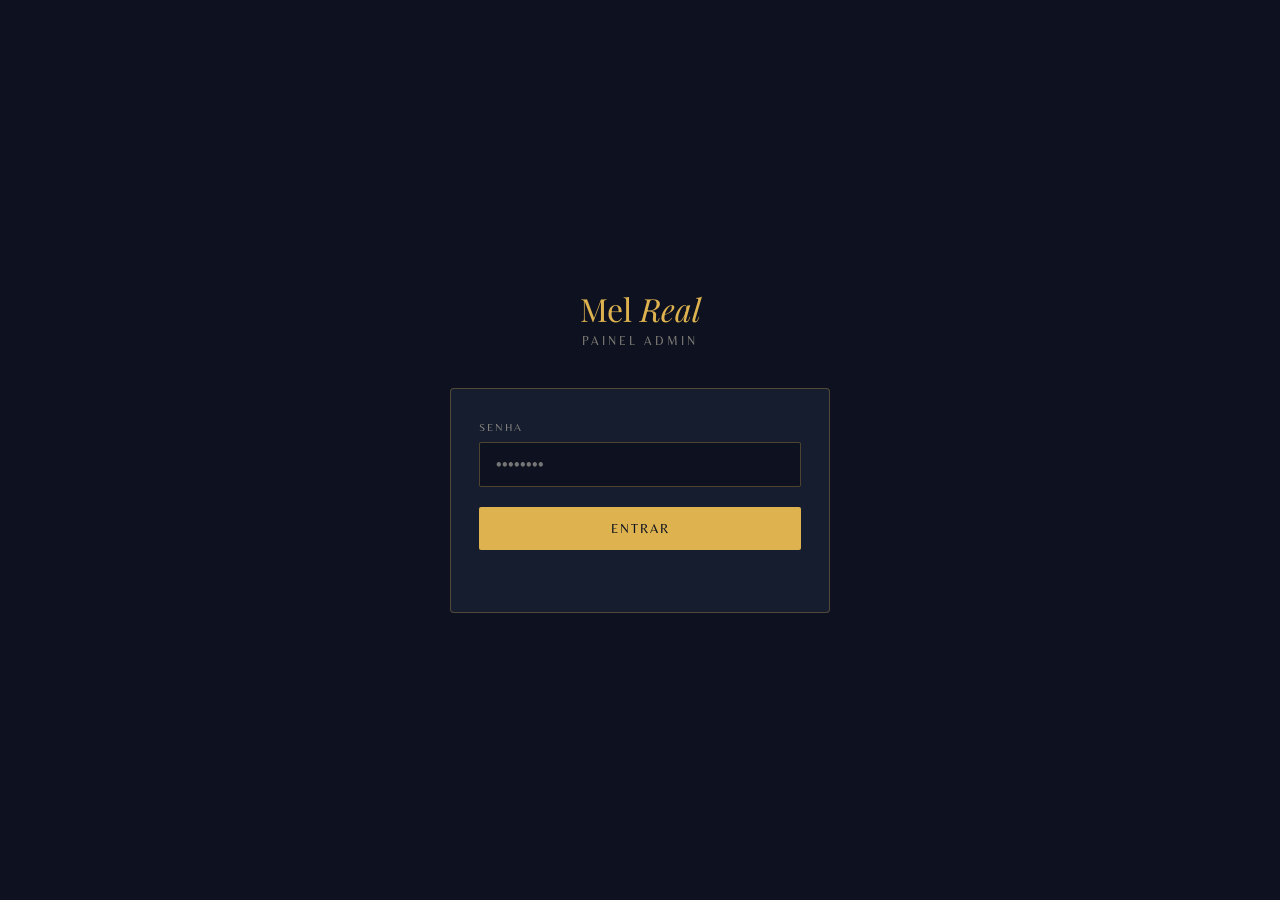
<file: admin.html>
<!doctype html>
<html lang="pt-BR">
  <head>
    <meta charset="UTF-8" />
    <meta name="viewport" content="width=device-width, initial-scale=1.0" />
    <title>Mel Real · Admin</title>
    <link
      href="https://fonts.googleapis.com/css2?family=Playfair+Display:ital,wght@0,400;0,700;1,400&family=Belleza&display=swap"
      rel="stylesheet"
    />
    <style>
      :root {
        --gold: #deb34f;
        --gold-dim: rgba(222, 179, 79, 0.15);
        --gold-border: rgba(222, 179, 79, 0.3);
        --bg: #0e1220;
        --surface: #161d2e;
        --surface2: #1e2847;
        --text: #f0e6cc;
        --text-dim: rgba(240, 230, 204, 0.5);
        --red: #e05c5c;
        --green: #5ce0a0;
      }
      * {
        box-sizing: border-box;
        margin: 0;
        padding: 0;
      }
      body {
        background: var(--bg);
        color: var(--text);
        font-family: "Belleza", sans-serif;
        min-height: 100vh;
        display: flex;
        align-items: center;
        justify-content: center;
        padding: 24px;
      }
      #login-screen {
        width: 100%;
        max-width: 380px;
        text-align: center;
        animation: fadeUp 0.5s ease both;
      }
      #login-screen .brand {
        font-family: "Playfair Display", serif;
        font-size: 2rem;
        color: var(--gold);
        margin-bottom: 4px;
      }
      #login-screen .brand em {
        font-style: italic;
      }
      #login-screen .subtitle {
        font-size: 0.75rem;
        letter-spacing: 3px;
        text-transform: uppercase;
        color: var(--text-dim);
        margin-bottom: 40px;
      }
      .login-box {
        background: var(--surface);
        border: 1px solid var(--gold-border);
        border-radius: 4px;
        padding: 32px 28px;
      }
      .login-box label {
        display: block;
        font-size: 0.7rem;
        letter-spacing: 2px;
        text-transform: uppercase;
        color: var(--text-dim);
        margin-bottom: 8px;
        text-align: left;
      }
      .login-box input {
        width: 100%;
        background: var(--bg);
        border: 1px solid var(--gold-border);
        border-radius: 2px;
        color: var(--text);
        font-family: "Belleza", sans-serif;
        font-size: 1rem;
        padding: 12px 16px;
        outline: none;
        transition: border-color 0.2s;
        margin-bottom: 20px;
      }
      .login-box input:focus {
        border-color: var(--gold);
      }
      .btn-login {
        width: 100%;
        background: var(--gold);
        color: #0e1220;
        border: none;
        border-radius: 2px;
        font-family: "Belleza", sans-serif;
        font-size: 0.8rem;
        letter-spacing: 2px;
        text-transform: uppercase;
        padding: 14px;
        cursor: pointer;
        transition: opacity 0.2s;
      }
      .btn-login:hover {
        opacity: 0.85;
      }
      .btn-login:disabled {
        opacity: 0.5;
        cursor: not-allowed;
      }
      .login-error {
        color: var(--red);
        font-size: 0.78rem;
        margin-top: 12px;
        min-height: 18px;
        letter-spacing: 0.5px;
      }
      #admin-panel {
        display: none;
        width: 100%;
        max-width: 440px;
        animation: fadeUp 0.4s ease both;
      }
      .panel-header {
        display: flex;
        align-items: center;
        justify-content: space-between;
        margin-bottom: 28px;
      }
      .panel-header .brand {
        font-family: "Playfair Display", serif;
        font-size: 1.5rem;
        color: var(--gold);
      }
      .panel-header .brand em {
        font-style: italic;
      }
      .panel-header .badge {
        font-size: 0.65rem;
        letter-spacing: 2px;
        text-transform: uppercase;
        color: var(--text-dim);
        border: 1px solid var(--gold-border);
        border-radius: 20px;
        padding: 4px 12px;
      }
      .status-card {
        background: var(--surface);
        border: 1px solid var(--gold-border);
        border-radius: 4px;
        padding: 24px;
        margin-bottom: 16px;
        position: relative;
        overflow: hidden;
      }
      .status-card::before {
        content: "";
        position: absolute;
        top: 0;
        left: 0;
        right: 0;
        height: 2px;
        background: linear-gradient(
          90deg,
          transparent,
          var(--gold),
          transparent
        );
      }
      .status-label {
        font-size: 0.65rem;
        letter-spacing: 2px;
        text-transform: uppercase;
        color: var(--text-dim);
        margin-bottom: 16px;
      }
      .status-row {
        display: flex;
        gap: 16px;
      }
      .stat-box {
        flex: 1;
        background: var(--bg);
        border: 1px solid var(--gold-border);
        border-radius: 3px;
        padding: 14px 12px;
        text-align: center;
      }
      .stat-value {
        font-family: "Playfair Display", serif;
        font-size: 2rem;
        color: var(--gold);
        line-height: 1;
        margin-bottom: 4px;
      }
      .stat-value.verde {
        color: var(--green);
      }
      .stat-value.vermelho {
        color: var(--red);
      }
      .stat-key {
        font-size: 0.62rem;
        letter-spacing: 1.5px;
        text-transform: uppercase;
        color: var(--text-dim);
      }
      .status-pill {
        display: inline-flex;
        align-items: center;
        gap: 6px;
        margin-top: 14px;
        font-size: 0.7rem;
        letter-spacing: 1px;
        padding: 5px 12px;
        border-radius: 20px;
      }
      .status-pill.ok {
        background: rgba(92, 224, 160, 0.1);
        color: var(--green);
        border: 1px solid rgba(92, 224, 160, 0.3);
      }
      .status-pill.esgotado {
        background: rgba(224, 92, 92, 0.1);
        color: var(--red);
        border: 1px solid rgba(224, 92, 92, 0.3);
      }
      .status-pill .dot {
        width: 6px;
        height: 6px;
        border-radius: 50%;
        background: currentColor;
        animation: pulse 2s ease infinite;
      }
      .action-card {
        background: var(--surface);
        border: 1px solid var(--gold-border);
        border-radius: 4px;
        padding: 22px 24px;
        margin-bottom: 12px;
      }
      .action-title {
        font-size: 0.65rem;
        letter-spacing: 2px;
        text-transform: uppercase;
        color: var(--text-dim);
        margin-bottom: 14px;
      }
      .stepper {
        display: flex;
        align-items: center;
        gap: 12px;
      }
      .stepper-btn {
        width: 40px;
        height: 40px;
        background: var(--bg);
        border: 1px solid var(--gold-border);
        border-radius: 2px;
        color: var(--gold);
        font-size: 1.4rem;
        cursor: pointer;
        display: flex;
        align-items: center;
        justify-content: center;
        transition:
          background 0.15s,
          border-color 0.15s;
        flex-shrink: 0;
        font-family: monospace;
      }
      .stepper-btn:hover {
        background: var(--gold-dim);
        border-color: var(--gold);
      }
      .stepper-btn:active {
        transform: scale(0.95);
      }
      .stepper input {
        flex: 1;
        background: var(--bg);
        border: 1px solid var(--gold-border);
        border-radius: 2px;
        color: var(--text);
        font-family: "Playfair Display", serif;
        font-size: 1.5rem;
        text-align: center;
        padding: 8px;
        outline: none;
        transition: border-color 0.2s;
      }
      .stepper input:focus {
        border-color: var(--gold);
      }
      .btn-apply {
        width: 100%;
        margin-top: 14px;
        background: transparent;
        border: 1px solid var(--gold);
        border-radius: 2px;
        color: var(--gold);
        font-family: "Belleza", sans-serif;
        font-size: 0.72rem;
        letter-spacing: 2px;
        text-transform: uppercase;
        padding: 12px;
        cursor: pointer;
        transition:
          background 0.2s,
          color 0.2s;
      }
      .btn-apply:hover {
        background: var(--gold);
        color: #0e1220;
      }
      .btn-apply:disabled {
        opacity: 0.4;
        cursor: not-allowed;
      }
      .btn-reset {
        width: 100%;
        background: transparent;
        border: 1px solid rgba(224, 92, 92, 0.4);
        border-radius: 2px;
        color: var(--red);
        font-family: "Belleza", sans-serif;
        font-size: 0.72rem;
        letter-spacing: 2px;
        text-transform: uppercase;
        padding: 12px;
        cursor: pointer;
        transition: background 0.2s;
      }
      .btn-reset:hover {
        background: rgba(224, 92, 92, 0.1);
      }
      #toast {
        position: fixed;
        bottom: 32px;
        left: 50%;
        transform: translateX(-50%) translateY(20px);
        background: var(--surface2);
        border: 1px solid var(--gold-border);
        color: var(--gold);
        padding: 12px 24px;
        border-radius: 2px;
        font-size: 0.78rem;
        letter-spacing: 1px;
        opacity: 0;
        transition:
          opacity 0.3s,
          transform 0.3s;
        pointer-events: none;
        white-space: nowrap;
        z-index: 999;
      }
      #toast.show {
        opacity: 1;
        transform: translateX(-50%) translateY(0);
      }
      #toast.erro {
        border-color: rgba(224, 92, 92, 0.5);
        color: var(--red);
      }
      .divider {
        text-align: center;
        color: var(--gold-border);
        font-size: 0.7rem;
        letter-spacing: 3px;
        margin: 8px 0 4px;
      }
      .btn-logout {
        width: 100%;
        margin-top: 8px;
        background: transparent;
        border: none;
        color: var(--text-dim);
        font-family: "Belleza", sans-serif;
        font-size: 0.68rem;
        letter-spacing: 2px;
        text-transform: uppercase;
        padding: 10px;
        cursor: pointer;
        transition: color 0.2s;
      }
      .btn-logout:hover {
        color: var(--text);
      }
      .loading-bar {
        height: 2px;
        background: linear-gradient(
          90deg,
          transparent,
          var(--gold),
          transparent
        );
        background-size: 200% 100%;
        animation: shimmer 1.2s linear infinite;
        border-radius: 1px;
        margin-bottom: 16px;
        display: none;
      }
      .loading-bar.ativo {
        display: block;
      }
      @keyframes shimmer {
        0% {
          background-position: -200% 0;
        }
        100% {
          background-position: 200% 0;
        }
      }
      @keyframes fadeUp {
        from {
          opacity: 0;
          transform: translateY(16px);
        }
        to {
          opacity: 1;
          transform: translateY(0);
        }
      }
      @keyframes pulse {
        0%,
        100% {
          opacity: 1;
        }
        50% {
          opacity: 0.3;
        }
      }
    </style>
  </head>
  <body>
    <div id="login-screen">
      <p class="brand">Mel <em>Real</em></p>
      <p class="subtitle">Painel Admin</p>
      <div class="login-box">
        <label for="input-senha">Senha</label>
        <input
          type="password"
          id="input-senha"
          placeholder="••••••••"
          autocomplete="current-password"
        />
        <button class="btn-login" id="btn-login" onclick="entrar()">
          Entrar
        </button>
        <p class="login-error" id="login-erro"></p>
      </div>
    </div>

    <div id="admin-panel">
      <div class="panel-header">
        <span class="brand">Mel <em>Real</em></span>
        <span class="badge">Admin</span>
      </div>

      <div class="loading-bar" id="loading-bar"></div>

      <div class="status-card">
        <p class="status-label">Status do Estoque</p>
        <div class="status-row">
          <div class="stat-box">
            <div class="stat-value verde" id="stat-disponivel">—</div>
            <div class="stat-key">Disponível</div>
          </div>
          <div class="stat-box">
            <div class="stat-value" id="stat-reservado">—</div>
            <div class="stat-key">Reservado</div>
          </div>
          <div class="stat-box">
            <div class="stat-value" id="stat-limite">—</div>
            <div class="stat-key">Limite</div>
          </div>
        </div>
        <div id="status-pill"></div>
      </div>

      <div class="action-card">
        <p class="action-title">Ajustar Limite Diário</p>
        <div class="stepper">
          <button class="stepper-btn" onclick="ajustarInput(-5)">−</button>
          <input type="number" id="input-limite" value="30" min="0" max="999" />
          <button class="stepper-btn" onclick="ajustarInput(+5)">+</button>
        </div>
        <button class="btn-apply" id="btn-aplicar" onclick="aplicarLimite()">
          Aplicar Limite
        </button>
      </div>

      <div class="action-card">
        <p class="action-title">Reset Manual</p>
        <button class="btn-reset" onclick="confirmarReset()">
          Zerar Reservas do Dia
        </button>
      </div>

      <div class="divider">· · ·</div>
      <button class="btn-logout" onclick="sair()">Sair</button>
    </div>

    <div id="toast"></div>

    <script>
      const API_URL = "https://mel-real-api.onrender.com";

      document
        .getElementById("input-senha")
        .addEventListener("keydown", (e) => {
          if (e.key === "Enter") entrar();
        });

      // ── LOGIN: envia senha pro backend, recebe token ───────────────
      async function entrar() {
        const senha = document.getElementById("input-senha").value;
        const erroEl = document.getElementById("login-erro");
        const btn = document.getElementById("btn-login");

        if (!senha) {
          erroEl.textContent = "Informe a senha.";
          return;
        }

        btn.disabled = true;
        btn.textContent = "Verificando...";
        erroEl.textContent = "";

        try {
          const res = await fetch(`${API_URL}/estoque/admin/login`, {
            method: "POST",
            headers: { "Content-Type": "application/json" },
            body: JSON.stringify({ senha }),
          });

          if (res.status === 401 || res.status === 403) {
            erroEl.textContent = "Senha incorreta.";
            return;
          }
          if (!res.ok) {
            erroEl.textContent = "Erro ao conectar. Tente novamente.";
            return;
          }

          const data = await res.json();
          // Token fica só na memória da sessão — some ao fechar a aba
          sessionStorage.setItem("admin_token", data.token);

          document.getElementById("login-screen").style.display = "none";
          document.getElementById("admin-panel").style.display = "block";
          carregarEstoque();
        } catch (e) {
          erroEl.textContent = "Erro de conexão.";
        } finally {
          btn.disabled = false;
          btn.textContent = "Entrar";
        }
      }

      function sair() {
        sessionStorage.removeItem("admin_token");
        document.getElementById("admin-panel").style.display = "none";
        document.getElementById("login-screen").style.display = "block";
        document.getElementById("input-senha").value = "";
      }

      function getToken() {
        return sessionStorage.getItem("admin_token") || "";
      }

      // ── ESTOQUE ───────────────────────────────────────────────────
      async function carregarEstoque() {
        setLoading(true);
        try {
          const res = await fetch(`${API_URL}/estoque`);
          const data = await res.json();

          const disponivel = data.disponivel;
          const limite = data.limite;
          const reservado = limite - disponivel;

          document.getElementById("stat-disponivel").textContent = disponivel;
          document.getElementById("stat-reservado").textContent = reservado;
          document.getElementById("stat-limite").textContent = limite;
          document.getElementById("input-limite").value = limite;

          const pilEl = document.getElementById("status-pill");
          if (data.esgotado) {
            pilEl.innerHTML = `<span class="status-pill esgotado"><span class="dot"></span>Esgotado</span>`;
            document.getElementById("stat-disponivel").className =
              "stat-value vermelho";
          } else {
            pilEl.innerHTML = `<span class="status-pill ok"><span class="dot"></span>Disponível</span>`;
            document.getElementById("stat-disponivel").className =
              "stat-value verde";
          }
        } catch (e) {
          toast("Erro ao conectar na API", true);
        } finally {
          setLoading(false);
        }
      }

      function ajustarInput(delta) {
        const el = document.getElementById("input-limite");
        const val = Math.max(0, (parseInt(el.value) || 0) + delta);
        el.value = val;
      }

      async function aplicarLimite() {
        const valor = parseInt(document.getElementById("input-limite").value);
        if (isNaN(valor) || valor < 0) {
          toast("Valor inválido", true);
          return;
        }

        const btn = document.getElementById("btn-aplicar");
        btn.disabled = true;
        setLoading(true);

        try {
          const res = await fetch(
            `${API_URL}/estoque/admin/limite?valor=${valor}`,
            {
              method: "PUT",
              headers: { Authorization: `Bearer ${getToken()}` },
            },
          );

          if (res.status === 401 || res.status === 403) {
            toast("Sessão expirada.", true);
            sair();
            return;
          }
          if (!res.ok) {
            toast("Erro ao atualizar", true);
            return;
          }

          await carregarEstoque();
          toast(`Limite atualizado para ${valor} unidades ✓`);
        } catch (e) {
          toast("Erro de conexão", true);
        } finally {
          btn.disabled = false;
          setLoading(false);
        }
      }

      async function confirmarReset() {
        if (!confirm("Zerar todas as reservas do dia?")) return;

        setLoading(true);
        try {
          const res = await fetch(`${API_URL}/estoque/admin/reset`, {
            method: "POST",
            headers: { Authorization: `Bearer ${getToken()}` },
          });

          if (res.status === 401 || res.status === 403) {
            toast("Sessão expirada.", true);
            sair();
            return;
          }
          if (!res.ok) {
            toast("Erro ao resetar", true);
            return;
          }

          await carregarEstoque();
          toast("Estoque resetado com sucesso ✓");
        } catch (e) {
          toast("Erro de conexão", true);
        } finally {
          setLoading(false);
        }
      }

      function setLoading(ativo) {
        document.getElementById("loading-bar").classList.toggle("ativo", ativo);
      }

      let toastTimer;
      function toast(msg, erro = false) {
        const el = document.getElementById("toast");
        el.textContent = msg;
        el.className = "show" + (erro ? " erro" : "");
        clearTimeout(toastTimer);
        toastTimer = setTimeout(() => {
          el.className = "";
        }, 3000);
      }
    </script>
  </body>
</html>
</file>
<file: style.css>
/* ============================================================
         SISTEMA DE DESIGN — MEL REAL
         ============================================================ */
:root {
  --navy: #1a2035;
  --navy-deep: #131826;
  --navy-mid: #1e2847;
  --gold: #deb34f;
  --gold-light: #f0cc7a;
  --gold-pale: #f7e9c3;
  --gold-dim: rgba(222, 179, 79, 0.15);
  --cream: #fdf8f0;
  --white: #ffffff;
  --text-muted: rgba(222, 179, 79, 0.6);
}

* {
  box-sizing: border-box;
  margin: 0;
  padding: 0;
}
html {
  scroll-behavior: smooth;
}
body {
  font-family: "Belleza", sans-serif;
  background: var(--navy);
  color: var(--gold);
  overflow-x: hidden;
  font-size: 16px;
}
p {
  font-size: 0.9rem;
  line-height: 1.75;
}

/* ─── BARRA SOCIAL ─── */
.social-bar {
  background: var(--navy-mid);
  border-bottom: 1px solid rgba(222, 179, 79, 0.25);
  text-align: center;
  padding: 12px 20px;
  display: flex;
  align-items: center;
  justify-content: center;
  gap: 16px;
}
.social-bar-text {
  font-family: "Playfair Display", serif;
  font-style: italic;
  font-size: 0.9rem;
  color: var(--gold-light);
  letter-spacing: 0.5px;
}
.social-bar-divider {
  width: 1px;
  height: 14px;
  background: rgba(222, 179, 79, 0.3);
  flex-shrink: 0;
}

/* ─── HERO ─── */
.hero {
  min-height: 100svh;
  display: flex;
  flex-direction: column;
  align-items: center;
  justify-content: center;
  text-align: center;
  position: relative;
  padding: 60px 24px 80px;
  background: var(--navy-deep);
  overflow: hidden;
}
.hero::before {
  content: "";
  position: absolute;
  inset: 0;
  background:
    radial-gradient(
      ellipse 80% 60% at 50% 0%,
      rgba(222, 179, 79, 0.08) 0%,
      transparent 70%
    ),
    radial-gradient(
      ellipse 60% 40% at 50% 100%,
      rgba(222, 179, 79, 0.05) 0%,
      transparent 70%
    );
  pointer-events: none;
}
.hero::after {
  content: "";
  position: absolute;
  inset: 0;
  background-image: radial-gradient(
    circle,
    rgba(222, 179, 79, 0.06) 1px,
    transparent 1px
  );
  background-size: 30px 30px;
  pointer-events: none;
}
.hero-border {
  position: absolute;
  inset: 16px;
  border: 1px solid rgba(222, 179, 79, 0.25);
  border-radius: 4px;
  pointer-events: none;
}
.corner {
  position: absolute;
  width: 40px;
  height: 40px;
  border-color: var(--gold);
  border-style: solid;
  opacity: 0.5;
}
.corner-tl {
  top: 24px;
  left: 24px;
  border-width: 2px 0 0 2px;
}
.corner-tr {
  top: 24px;
  right: 24px;
  border-width: 2px 2px 0 0;
}
.corner-bl {
  bottom: 24px;
  left: 24px;
  border-width: 0 0 2px 2px;
}
.corner-br {
  bottom: 24px;
  right: 24px;
  border-width: 0 2px 2px 0;
}
.hero-content {
  position: relative;
  z-index: 2;
  max-width: 480px;
  animation: fadeUp 1s ease-out both;
}
.hero-logo-wrap {
  width: 280px;
  height: 280px;
  border-radius: 50%;
  display: flex;
  align-items: center;
  justify-content: center;
  margin: 0 auto 28px;
  background: transparent;
}
.hero-logo-wrap img {
  width: 100%;
  height: 100%;
  object-fit: contain;
  display: block;
}
.hero h1 {
  font-family: "Playfair Display", serif;
  font-size: clamp(3rem, 12vw, 5.5rem);
  line-height: 1;
  color: var(--gold);
  font-weight: 400;
  margin-bottom: 8px;
}
.hero h1 em {
  font-style: italic;
  color: var(--gold-light);
}
.hero-sub {
  font-size: 0.8rem;
  letter-spacing: 4px;
  text-transform: uppercase;
  color: var(--text-muted);
  margin-bottom: 24px;
}
.divider-gold {
  display: flex;
  align-items: center;
  gap: 12px;
  justify-content: center;
  margin: 20px auto;
  width: 200px;
}
.divider-gold::before,
.divider-gold::after {
  content: "";
  flex: 1;
  height: 1px;
  background: linear-gradient(to right, transparent, var(--gold));
}
.divider-gold::after {
  background: linear-gradient(to left, transparent, var(--gold));
}
.divider-gold span {
  color: var(--gold);
  font-size: 0.9rem;
}
.hero-tagline {
  font-size: 0.9rem;
  color: rgba(222, 179, 79, 0.75);
  line-height: 1.7;
  margin-bottom: 40px;
}
.cta-main {
  display: inline-flex;
  align-items: center;
  gap: 12px;
  background: var(--gold);
  color: var(--navy-deep);
  text-decoration: none;
  padding: 16px 36px;
  border-radius: 2px;
  font-family: "Belleza", sans-serif;
  font-size: 0.85rem;
  letter-spacing: 3px;
  text-transform: uppercase;
  transition: all 0.3s ease;
  box-shadow: 0 8px 30px rgba(222, 179, 79, 0.25);
}
.cta-main:hover {
  background: var(--gold-light);
  transform: translateY(-2px);
  box-shadow: 0 12px 40px rgba(222, 179, 79, 0.35);
}
.cta-main svg {
  width: 18px;
  height: 18px;
}
.hero-badge {
  margin-top: 28px;
  font-size: 0.9rem;
  letter-spacing: 2px;
  color: var(--text-muted);
}

/* ─── SEÇÕES GENÉRICAS ─── */
.section-header {
  text-align: center;
  margin-bottom: 48px;
}
.section-header .eyebrow {
  font-size: 0.8rem;
  letter-spacing: 5px;
  text-transform: uppercase;
  color: var(--text-muted);
  margin-bottom: 12px;
  display: block;
}
.section-header h2 {
  font-family: "Playfair Display", serif;
  font-size: clamp(2rem, 8vw, 3rem);
  font-weight: 400;
  color: var(--gold);
  line-height: 1.1;
}
.section-header h2 em {
  font-style: italic;
  color: var(--gold-light);
}

/* ─── DIFERENCIAIS ─── */
.features-section {
  background: var(--navy-mid);
  padding: 80px 24px;
  border-top: 1px solid rgba(222, 179, 79, 0.1);
  border-bottom: 1px solid rgba(222, 179, 79, 0.1);
}
.features-inner {
  max-width: 520px;
  margin: 0 auto;
}
.features-grid {
  display: grid;
  grid-template-columns: 1fr 1fr;
  gap: 16px;
}
.feature-card {
  background: rgba(222, 179, 79, 0.05);
  border: 1px solid rgba(222, 179, 79, 0.15);
  border-radius: 2px;
  padding: 28px 20px;
  text-align: center;
  transition: all 0.3s ease;
}
.feature-card:hover {
  background: rgba(222, 179, 79, 0.1);
  border-color: rgba(222, 179, 79, 0.35);
  transform: translateY(-3px);
}
.feature-icon {
  display: flex;
  align-items: center;
  justify-content: center;
  width: 44px;
  height: 44px;
  margin: 0 auto 14px;
  color: var(--gold);
  opacity: 0.85;
}
.feature-icon svg {
  width: 28px;
  height: 28px;
  stroke: var(--gold);
  fill: none;
  stroke-width: 1.5;
  stroke-linecap: round;
  stroke-linejoin: round;
}
.feature-card p {
  font-size: 0.75rem;
  letter-spacing: 2px;
  text-transform: uppercase;
  color: var(--gold);
  line-height: 1.5;
}

/* ─── CARDÁPIO ─── */
.menu-section {
  background: var(--navy-deep);
  padding: 80px 24px;
}
.menu-inner {
  max-width: 520px;
  margin: 0 auto;
}
.product-card {
  border: 1px solid rgba(222, 179, 79, 0.2);
  border-radius: 2px;
  margin-bottom: 20px;
  overflow: hidden;
  transition: all 0.3s ease;
  background: rgba(222, 179, 79, 0.03);
}
.product-card:hover {
  border-color: rgba(222, 179, 79, 0.45);
  background: rgba(222, 179, 79, 0.06);
  transform: translateY(-2px);
  box-shadow: 0 12px 40px rgba(0, 0, 0, 0.3);
}
.product-card.featured {
  border-color: var(--gold);
  background: rgba(222, 179, 79, 0.07);
  position: relative;
}
.featured-badge {
  position: absolute;
  top: 0;
  right: 0;
  background: var(--gold);
  color: var(--navy-deep);
  font-size: 0.7rem;
  letter-spacing: 3px;
  text-transform: uppercase;
  padding: 6px 14px;
  font-family: "Belleza", sans-serif;
}
.product-body {
  padding: 28px;
  display: flex;
  align-items: center;
  justify-content: space-between;
  gap: 16px;
}
.product-info {
  flex: 1;
}
.product-name {
  font-family: "Playfair Display", serif;
  font-size: 1.5rem;
  font-weight: 400;
  color: var(--gold-light);
  margin-bottom: 8px;
}
.product-desc {
  font-size: 0.9rem;
  color: var(--text-muted);
  line-height: 1.65;
  letter-spacing: 0.3px;
}
.product-right {
  text-align: right;
  flex-shrink: 0;
}
.product-price {
  font-family: "Playfair Display", serif;
  font-size: 1.8rem;
  font-weight: 400;
  color: var(--gold);
  display: block;
  margin-bottom: 12px;
}
.product-price-old {
  font-size: 0.9rem;
  color: var(--text-muted);
  text-decoration: line-through;
  display: block;
  margin-bottom: 4px;
}

/* ─── BOTÃO ADICIONAR AO CARRINHO ─── */
.btn-add-cart {
  display: inline-flex;
  align-items: center;
  gap: 8px;
  border: 1px solid var(--gold);
  color: var(--gold);
  background: transparent;
  cursor: pointer;
  padding: 12px 20px;
  font-size: 0.78rem;
  letter-spacing: 2px;
  text-transform: uppercase;
  font-family: "Belleza", sans-serif;
  transition: all 0.3s ease;
  white-space: nowrap;
  border-radius: 1px;
}
.btn-add-cart:hover,
.product-card.featured .btn-add-cart {
  background: var(--gold);
  color: var(--navy-deep);
}
.product-card.featured .btn-add-cart:hover {
  background: var(--gold-light);
  border-color: var(--gold-light);
}
.btn-add-cart svg {
  width: 14px;
  height: 14px;
  stroke: currentColor;
  fill: none;
  stroke-width: 2;
  stroke-linecap: round;
  stroke-linejoin: round;
}

/* ─── CONTADOR DE QUANTIDADE ─── */
.qty-control {
  display: none;
  align-items: center;
  gap: 0;
  border: 1px solid var(--gold);
  border-radius: 1px;
  overflow: hidden;
  margin-top: 8px;
}
.qty-control.visible {
  display: inline-flex;
}
.qty-btn {
  background: transparent;
  border: none;
  color: var(--gold);
  width: 36px;
  height: 36px;
  font-size: 1.2rem;
  cursor: pointer;
  display: flex;
  align-items: center;
  justify-content: center;
  transition: background 0.2s;
  font-family: "Belleza", sans-serif;
}
.qty-btn:hover {
  background: rgba(222, 179, 79, 0.15);
}
.qty-num {
  min-width: 32px;
  text-align: center;
  font-family: "Playfair Display", serif;
  font-size: 1rem;
  color: var(--gold-light);
  padding: 0 4px;
}

/* Pagamento */
.payment-info {
  display: flex;
  flex-direction: column;
  align-items: center;
  gap: 10px;
  padding: 24px 28px;
  border: 1px solid rgba(222, 179, 79, 0.15);
  border-radius: 2px;
  margin-top: 8px;
  background: rgba(222, 179, 79, 0.03);
}
.payment-label {
  font-size: 0.8rem;
  letter-spacing: 4px;
  text-transform: uppercase;
  color: var(--text-muted);
}
.payment-chips {
  display: flex;
  gap: 8px;
  flex-wrap: wrap;
  justify-content: center;
}
.pay-chip {
  display: inline-flex;
  align-items: center;
  gap: 6px;
  font-size: 0.8rem;
  letter-spacing: 1.5px;
  text-transform: uppercase;
  color: var(--gold);
  border: 1px solid rgba(222, 179, 79, 0.25);
  padding: 7px 14px;
  border-radius: 1px;
}
.pay-chip svg {
  width: 13px;
  height: 13px;
  stroke: var(--gold);
  fill: none;
  stroke-width: 1.8;
  stroke-linecap: round;
  stroke-linejoin: round;
}
.kit-divider {
  display: flex;
  align-items: center;
  gap: 16px;
  margin: 36px 0 20px;
}
.kit-divider::before,
.kit-divider::after {
  content: "";
  flex: 1;
  height: 1px;
  background: rgba(222, 179, 79, 0.2);
}
.kit-divider span {
  font-size: 0.72rem;
  letter-spacing: 4px;
  text-transform: uppercase;
  color: var(--text-muted);
  white-space: nowrap;
}

/* ─── DEPOIMENTOS ─── */
.testimonials-section {
  background: var(--navy-mid);
  padding: 80px 24px;
  border-top: 1px solid rgba(222, 179, 79, 0.1);
  border-bottom: 1px solid rgba(222, 179, 79, 0.1);
}
.testimonials-inner {
  max-width: 520px;
  margin: 0 auto;
}
.testimonial {
  padding: 28px 0;
  border-bottom: 1px solid rgba(222, 179, 79, 0.1);
}
.testimonial:last-child {
  border-bottom: none;
}
.testimonial-text {
  font-family: "Playfair Display", serif;
  font-style: italic;
  font-size: 1.2rem;
  color: rgba(222, 179, 79, 0.85);
  line-height: 1.7;
  margin-bottom: 14px;
}
.testimonial-author {
  font-size: 0.75rem;
  letter-spacing: 3px;
  text-transform: uppercase;
  color: var(--text-muted);
}
.stars {
  color: var(--gold);
  font-size: 0.9rem;
  letter-spacing: 3px;
  margin-bottom: 12px;
  display: block;
}

/* ─── FAQ ─── */
.faq-section {
  background: var(--navy-deep);
  padding: 80px 24px;
}
.faq-inner {
  max-width: 520px;
  margin: 0 auto;
}
details {
  border-bottom: 1px solid rgba(222, 179, 79, 0.15);
  overflow: hidden;
}
summary {
  padding: 22px 0;
  cursor: pointer;
  font-size: 1rem;
  letter-spacing: 0.5px;
  color: var(--gold);
  display: flex;
  justify-content: space-between;
  align-items: center;
  list-style: none;
  transition: color 0.2s;
}
summary:hover {
  color: var(--gold-light);
}
summary::after {
  content: "+";
  font-family: "Playfair Display", serif;
  font-size: 1.5rem;
  color: var(--text-muted);
  flex-shrink: 0;
  margin-left: 16px;
}
details[open] summary::after {
  content: "−";
}
details p {
  padding: 0 0 22px;
  font-size: 1rem;
  color: var(--text-muted);
  line-height: 1.8;
  letter-spacing: 0.3px;
}

/* ─── CTA FINAL ─── */
.cta-section {
  background: var(--navy-mid);
  padding: 80px 24px;
  text-align: center;
  border-top: 1px solid rgba(222, 179, 79, 0.1);
}
.cta-section-inner {
  max-width: 520px;
  margin: 0 auto;
}
.cta-section h2 {
  font-family: "Playfair Display", serif;
  font-size: clamp(1.8rem, 7vw, 2.8rem);
  font-weight: 400;
  font-style: italic;
  color: var(--gold);
  margin-bottom: 12px;
}
.cta-section p {
  font-size: 0.9rem;
  letter-spacing: 2px;
  color: var(--text-muted);
  margin-bottom: 36px;
}
.cta-whatsapp {
  display: inline-flex;
  align-items: center;
  gap: 14px;
  background: var(--gold);
  color: var(--navy-deep);
  text-decoration: none;
  padding: 18px 40px;
  border-radius: 2px;
  font-family: "Belleza", sans-serif;
  font-size: 0.85rem;
  letter-spacing: 3px;
  text-transform: uppercase;
  transition: all 0.3s ease;
  box-shadow: 0 8px 40px rgba(222, 179, 79, 0.2);
}
.cta-whatsapp:hover {
  background: var(--gold-light);
  transform: translateY(-3px);
  box-shadow: 0 14px 50px rgba(222, 179, 79, 0.3);
}
.cta-whatsapp svg {
  width: 20px;
  height: 20px;
  flex-shrink: 0;
}

/* ─── FOOTER ─── */
footer {
  background: var(--navy-deep);
  text-align: center;
  padding: 40px 24px;
  border-top: 1px solid rgba(222, 179, 79, 0.1);
}
.footer-brand {
  font-family: "Playfair Display", serif;
  font-size: 1.8rem;
  color: var(--gold);
  margin-bottom: 6px;
}
.footer-sub {
  font-size: 0.9rem;
  letter-spacing: 4px;
  text-transform: uppercase;
  color: var(--text-muted);
  margin-bottom: 20px;
}
.footer-copy {
  font-size: 0.75rem;
  letter-spacing: 1px;
  color: rgba(222, 179, 79, 0.25);
}

/* ─── WHATSAPP FIXO ─── */
.whatsapp-float {
  position: fixed;
  bottom: 24px;
  right: 24px;
  width: 56px;
  height: 56px;
  background: #25d366;
  border-radius: 50%;
  display: flex;
  align-items: center;
  justify-content: center;
  box-shadow: 0 6px 24px rgba(37, 211, 102, 0.4);
  z-index: 998;
  transition:
    transform 0.3s ease,
    box-shadow 0.3s ease;
}
.whatsapp-float:hover {
  transform: scale(1.1);
  box-shadow: 0 10px 30px rgba(37, 211, 102, 0.5);
}
.whatsapp-float svg {
  width: 28px;
}

/* ═══════════════════════════════════════════
         CARRINHO DE COMPRAS
         ═══════════════════════════════════════════ */

/* Botão flutuante do carrinho */
.cart-fab {
  position: fixed;
  bottom: 92px;
  right: 24px;
  width: 56px;
  height: 56px;
  background: var(--gold);
  border-radius: 50%;
  display: flex;
  align-items: center;
  justify-content: center;
  cursor: pointer;
  z-index: 999;
  border: none;
  box-shadow: 0 6px 24px rgba(222, 179, 79, 0.4);
  transition:
    transform 0.3s ease,
    box-shadow 0.3s ease;
}
.cart-fab:hover {
  transform: scale(1.1);
  box-shadow: 0 10px 30px rgba(222, 179, 79, 0.5);
}
.cart-fab svg {
  width: 24px;
  height: 24px;
  stroke: var(--navy-deep);
  fill: none;
  stroke-width: 2;
  stroke-linecap: round;
  stroke-linejoin: round;
}
.cart-badge {
  position: absolute;
  top: -4px;
  right: -4px;
  background: #e53e3e;
  color: #fff;
  font-size: 0.7rem;
  font-family: "Belleza", sans-serif;
  font-weight: bold;
  width: 20px;
  height: 20px;
  border-radius: 50%;
  display: flex;
  align-items: center;
  justify-content: center;
  display: none;
}
.cart-badge.visible {
  display: flex;
}

/* Overlay / fundo escuro */
.cart-overlay {
  position: fixed;
  inset: 0;
  background: rgba(13, 17, 30, 0.75);
  backdrop-filter: blur(4px);
  z-index: 1000;
  opacity: 0;
  pointer-events: none;
  transition: opacity 0.35s ease;
}
.cart-overlay.open {
  opacity: 1;
  pointer-events: all;
}

/* Painel lateral */
.cart-panel {
  position: fixed;
  top: 0;
  right: 0;
  width: min(420px, 100vw);
  height: 100%;
  background: var(--navy-deep);
  border-left: 1px solid rgba(222, 179, 79, 0.2);
  z-index: 1001;
  display: flex;
  flex-direction: column;
  transform: translateX(100%);
  transition: transform 0.4s cubic-bezier(0.4, 0, 0.2, 1);
  box-shadow: -20px 0 60px rgba(0, 0, 0, 0.5);
}
.cart-panel.open {
  transform: translateX(0);
}

.cart-header {
  padding: 28px 28px 20px;
  border-bottom: 1px solid rgba(222, 179, 79, 0.15);
  display: flex;
  align-items: center;
  justify-content: space-between;
  flex-shrink: 0;
}
.cart-title {
  font-family: "Playfair Display", serif;
  font-size: 1.5rem;
  color: var(--gold);
  font-weight: 400;
}
.cart-title span {
  font-style: italic;
}
.cart-close {
  background: transparent;
  border: 1px solid rgba(222, 179, 79, 0.3);
  color: var(--text-muted);
  width: 36px;
  height: 36px;
  border-radius: 1px;
  cursor: pointer;
  display: flex;
  align-items: center;
  justify-content: center;
  font-size: 1.2rem;
  transition: all 0.2s;
  font-family: serif;
}
.cart-close:hover {
  border-color: var(--gold);
  color: var(--gold);
}

/* Lista de itens */
.cart-items {
  flex: 1;
  overflow-y: auto;
  padding: 20px 28px;
  scrollbar-width: thin;
  scrollbar-color: rgba(222, 179, 79, 0.2) transparent;
}
.cart-items::-webkit-scrollbar {
  width: 4px;
}
.cart-items::-webkit-scrollbar-thumb {
  background: rgba(222, 179, 79, 0.2);
  border-radius: 2px;
}

.cart-empty {
  text-align: center;
  padding: 60px 20px;
  color: var(--text-muted);
}
.cart-empty svg {
  width: 48px;
  height: 48px;
  stroke: rgba(222, 179, 79, 0.25);
  fill: none;
  stroke-width: 1.2;
  stroke-linecap: round;
  stroke-linejoin: round;
  margin: 0 auto 16px;
  display: block;
}
.cart-empty p {
  font-size: 0.85rem;
  letter-spacing: 1px;
}

.cart-item {
  display: flex;
  align-items: center;
  gap: 16px;
  padding: 16px 0;
  border-bottom: 1px solid rgba(222, 179, 79, 0.08);
  animation: fadeUp 0.3s ease-out;
}
.cart-item:last-child {
  border-bottom: none;
}
.cart-item-info {
  flex: 1;
}
.cart-item-name {
  font-family: "Playfair Display", serif;
  font-size: 1rem;
  color: var(--gold-light);
  margin-bottom: 4px;
}
.cart-item-price {
  font-size: 0.8rem;
  color: var(--text-muted);
}

.cart-item-qty {
  display: flex;
  align-items: center;
  gap: 0;
  border: 1px solid rgba(222, 179, 79, 0.25);
  border-radius: 1px;
}
.cart-qty-btn {
  background: transparent;
  border: none;
  color: var(--gold);
  width: 30px;
  height: 30px;
  font-size: 1rem;
  cursor: pointer;
  display: flex;
  align-items: center;
  justify-content: center;
  transition: background 0.2s;
}
.cart-qty-btn:hover {
  background: rgba(222, 179, 79, 0.1);
}
.cart-qty-num {
  min-width: 28px;
  text-align: center;
  font-family: "Playfair Display", serif;
  font-size: 0.95rem;
  color: var(--gold);
}

.cart-item-subtotal {
  font-family: "Playfair Display", serif;
  font-size: 1rem;
  color: var(--gold);
  min-width: 52px;
  text-align: right;
}

/* Rodapé do carrinho */
.cart-footer {
  padding: 20px 28px 32px;
  border-top: 1px solid rgba(222, 179, 79, 0.15);
  flex-shrink: 0;
  background: var(--navy-mid);
}
.cart-total-row {
  display: flex;
  justify-content: space-between;
  align-items: baseline;
  margin-bottom: 20px;
}
.cart-total-label {
  font-size: 0.8rem;
  letter-spacing: 4px;
  text-transform: uppercase;
  color: var(--text-muted);
}
.cart-total-value {
  font-family: "Playfair Display", serif;
  font-size: 2rem;
  color: var(--gold-light);
}

.btn-checkout {
  width: 100%;
  display: flex;
  align-items: center;
  justify-content: center;
  gap: 12px;
  background: var(--gold);
  color: var(--navy-deep);
  border: none;
  cursor: pointer;
  padding: 18px;
  font-family: "Belleza", sans-serif;
  font-size: 0.85rem;
  letter-spacing: 3px;
  text-transform: uppercase;
  border-radius: 2px;
  transition: all 0.3s ease;
  box-shadow: 0 6px 24px rgba(222, 179, 79, 0.25);
  margin-bottom: 12px;
}
.btn-checkout:hover {
  background: var(--gold-light);
  transform: translateY(-2px);
  box-shadow: 0 10px 30px rgba(222, 179, 79, 0.35);
}
.btn-checkout svg {
  width: 18px;
  height: 18px;
  flex-shrink: 0;
}
.btn-checkout:disabled {
  opacity: 0.4;
  cursor: not-allowed;
  transform: none;
}

.btn-clear-cart {
  width: 100%;
  background: transparent;
  border: 1px solid rgba(222, 179, 79, 0.2);
  color: var(--text-muted);
  cursor: pointer;
  padding: 11px;
  font-family: "Belleza", sans-serif;
  font-size: 0.75rem;
  letter-spacing: 2px;
  text-transform: uppercase;
  border-radius: 1px;
  transition: all 0.2s;
}
.btn-clear-cart:hover {
  border-color: rgba(222, 179, 79, 0.4);
  color: var(--gold);
}

/* ─── ANIMAÇÕES ─── */
@keyframes fadeUp {
  from {
    opacity: 0;
    transform: translateY(20px);
  }
  to {
    opacity: 1;
    transform: translateY(0);
  }
}
@keyframes pulse-gold {
  0%,
  100% {
    box-shadow:
      0 0 30px rgba(222, 179, 79, 0.15),
      inset 0 0 20px rgba(222, 179, 79, 0.05);
  }
  50% {
    box-shadow:
      0 0 50px rgba(222, 179, 79, 0.3),
      inset 0 0 20px rgba(222, 179, 79, 0.08);
  }
}
@keyframes pop {
  0% {
    transform: scale(1);
  }
  50% {
    transform: scale(1.35);
  }
  100% {
    transform: scale(1);
  }
}
.cart-fab.pop {
  animation: pop 0.3s ease;
}

/* ─── RESPONSIVO ─── */
@media (max-width: 768px) {
  .hero {
    padding: 40px 16px 60px;
  }
  .hero-logo-wrap {
    width: 220px;
    height: 220px;
  }
  .hero h1 {
    font-size: clamp(2.5rem, 10vw, 4rem);
    word-break: break-word;
  }
  .cta-main {
    padding: 14px 24px;
    font-size: 0.75rem;
    letter-spacing: 2px;
  }
  .features-grid {
    grid-template-columns: 1fr;
  }
  .features-section,
  .menu-section,
  .testimonials-section,
  .faq-section,
  .cta-section {
    padding: 60px 16px;
  }
  .product-body {
    flex-direction: column;
    align-items: flex-start;
    gap: 16px;
  }
  .product-right {
    width: 100%;
    display: flex;
    justify-content: space-between;
    align-items: center;
    flex-wrap: wrap;
    gap: 8px;
  }
  .social-bar {
    flex-direction: column;
    gap: 4px;
  }
  .social-bar-divider {
    display: none;
  }
}
@media (max-width: 480px) {
  .hero-logo-wrap {
    width: 180px;
    height: 180px;
  }
  .product-name {
    font-size: 1.3rem;
  }
  .product-price {
    font-size: 1.5rem;
  }
  .testimonial-text {
    font-size: 1rem;
  }
  .cta-section h2 {
    font-size: 1.6rem;
  }
  .cta-whatsapp {
    width: 100%;
    justify-content: center;
    padding: 16px;
    font-size: 0.8rem;
  }
  .footer-brand {
    font-size: 1.5rem;
  }
  .cart-panel {
    width: 100vw;
  }
}
</file>
<file: CSS/style.css>
/* ============================================================
         SISTEMA DE DESIGN — MEL REAL
         ============================================================ */
:root {
  --navy: #1a2035;
  --navy-deep: #131826;
  --navy-mid: #1e2847;
  --gold: #deb34f;
  --gold-light: #f0cc7a;
  --gold-pale: #f7e9c3;
  --gold-dim: rgba(222, 179, 79, 0.15);
  --cream: #fdf8f0;
  --white: #ffffff;
  --text-muted: rgba(222, 179, 79, 0.6);
}

* {
  box-sizing: border-box;
  margin: 0;
  padding: 0;
}
html {
  scroll-behavior: smooth;
}
body {
  font-family: "Belleza", sans-serif;
  background: var(--navy);
  color: var(--gold);
  overflow-x: hidden;
  font-size: 16px;
}
p {
  font-size: 0.9rem;
  line-height: 1.75;
}

/* ─── BARRA SOCIAL ─── */
.social-bar {
  background: var(--navy-mid);
  border-bottom: 1px solid rgba(222, 179, 79, 0.25);
  text-align: center;
  padding: 12px 20px;
  display: flex;
  align-items: center;
  justify-content: center;
  gap: 16px;
}
.social-bar-text {
  font-family: "Playfair Display", serif;
  font-style: italic;
  font-size: 0.9rem;
  color: var(--gold-light);
  letter-spacing: 0.5px;
}
.social-bar-divider {
  width: 1px;
  height: 14px;
  background: rgba(222, 179, 79, 0.3);
  flex-shrink: 0;
}

/* ─── HERO ─── */
.hero {
  min-height: 100svh;
  display: flex;
  flex-direction: column;
  align-items: center;
  justify-content: center;
  text-align: center;
  position: relative;
  padding: 60px 24px 80px;
  background: var(--navy-deep);
  overflow: hidden;
}
.hero::before {
  content: "";
  position: absolute;
  inset: 0;
  background:
    radial-gradient(
      ellipse 80% 60% at 50% 0%,
      rgba(222, 179, 79, 0.08) 0%,
      transparent 70%
    ),
    radial-gradient(
      ellipse 60% 40% at 50% 100%,
      rgba(222, 179, 79, 0.05) 0%,
      transparent 70%
    );
  pointer-events: none;
}
.hero::after {
  content: "";
  position: absolute;
  inset: 0;
  background-image: radial-gradient(
    circle,
    rgba(222, 179, 79, 0.06) 1px,
    transparent 1px
  );
  background-size: 30px 30px;
  pointer-events: none;
}
.hero-border {
  position: absolute;
  inset: 16px;
  border: 1px solid rgba(222, 179, 79, 0.25);
  border-radius: 4px;
  pointer-events: none;
}
.corner {
  position: absolute;
  width: 40px;
  height: 40px;
  border-color: var(--gold);
  border-style: solid;
  opacity: 0.5;
}
.corner-tl {
  top: 24px;
  left: 24px;
  border-width: 2px 0 0 2px;
}
.corner-tr {
  top: 24px;
  right: 24px;
  border-width: 2px 2px 0 0;
}
.corner-bl {
  bottom: 24px;
  left: 24px;
  border-width: 0 0 2px 2px;
}
.corner-br {
  bottom: 24px;
  right: 24px;
  border-width: 0 2px 2px 0;
}
.hero-content {
  position: relative;
  z-index: 2;
  max-width: 480px;
  animation: fadeUp 1s ease-out both;
}
.hero-logo-wrap {
  width: 280px;
  height: 280px;
  border-radius: 50%;
  display: flex;
  align-items: center;
  justify-content: center;
  margin: 0 auto 28px;
  background: transparent;
}
.hero-logo-wrap img {
  width: 100%;
  height: 100%;
  object-fit: contain;
  display: block;
}
.hero h1 {
  font-family: "Playfair Display", serif;
  font-size: clamp(3rem, 12vw, 5.5rem);
  line-height: 1;
  color: var(--gold);
  font-weight: 400;
  margin-bottom: 8px;
}
.hero h1 em {
  font-style: italic;
  color: var(--gold-light);
}
.hero-sub {
  font-size: 0.8rem;
  letter-spacing: 4px;
  text-transform: uppercase;
  color: var(--text-muted);
  margin-bottom: 24px;
}
.divider-gold {
  display: flex;
  align-items: center;
  gap: 12px;
  justify-content: center;
  margin: 20px auto;
  width: 200px;
}
.divider-gold::before,
.divider-gold::after {
  content: "";
  flex: 1;
  height: 1px;
  background: linear-gradient(to right, transparent, var(--gold));
}
.divider-gold::after {
  background: linear-gradient(to left, transparent, var(--gold));
}
.divider-gold span {
  color: var(--gold);
  font-size: 0.9rem;
}
.hero-tagline {
  font-size: 0.9rem;
  color: rgba(222, 179, 79, 0.75);
  line-height: 1.7;
  margin-bottom: 40px;
}
.cta-main {
  display: inline-flex;
  align-items: center;
  gap: 12px;
  background: var(--gold);
  color: var(--navy-deep);
  text-decoration: none;
  padding: 16px 36px;
  border-radius: 2px;
  font-family: "Belleza", sans-serif;
  font-size: 0.85rem;
  letter-spacing: 3px;
  text-transform: uppercase;
  transition: all 0.3s ease;
  box-shadow: 0 8px 30px rgba(222, 179, 79, 0.25);
}
.cta-main:hover {
  background: var(--gold-light);
  transform: translateY(-2px);
  box-shadow: 0 12px 40px rgba(222, 179, 79, 0.35);
}
.cta-main svg {
  width: 18px;
  height: 18px;
}
.hero-badge {
  margin-top: 28px;
  font-size: 0.9rem;
  letter-spacing: 2px;
  color: var(--text-muted);
}

/* ─── SEÇÕES GENÉRICAS ─── */
.section-header {
  text-align: center;
  margin-bottom: 48px;
}
.section-header .eyebrow {
  font-size: 0.8rem;
  letter-spacing: 5px;
  text-transform: uppercase;
  color: var(--text-muted);
  margin-bottom: 12px;
  display: block;
}
.section-header h2 {
  font-family: "Playfair Display", serif;
  font-size: clamp(2rem, 8vw, 3rem);
  font-weight: 400;
  color: var(--gold);
  line-height: 1.1;
}
.section-header h2 em {
  font-style: italic;
  color: var(--gold-light);
}

/* ─── DIFERENCIAIS ─── */
.features-section {
  background: var(--navy-mid);
  padding: 80px 24px;
  border-top: 1px solid rgba(222, 179, 79, 0.1);
  border-bottom: 1px solid rgba(222, 179, 79, 0.1);
}
.features-inner {
  max-width: 520px;
  margin: 0 auto;
}
.features-grid {
  display: grid;
  grid-template-columns: 1fr 1fr;
  gap: 16px;
}
.feature-card {
  background: rgba(222, 179, 79, 0.05);
  border: 1px solid rgba(222, 179, 79, 0.15);
  border-radius: 2px;
  padding: 28px 20px;
  text-align: center;
  transition: all 0.3s ease;
}
.feature-card:hover {
  background: rgba(222, 179, 79, 0.1);
  border-color: rgba(222, 179, 79, 0.35);
  transform: translateY(-3px);
}
.feature-icon {
  display: flex;
  align-items: center;
  justify-content: center;
  width: 44px;
  height: 44px;
  margin: 0 auto 14px;
  color: var(--gold);
  opacity: 0.85;
}
.feature-icon svg {
  width: 28px;
  height: 28px;
  stroke: var(--gold);
  fill: none;
  stroke-width: 1.5;
  stroke-linecap: round;
  stroke-linejoin: round;
}
.feature-card p {
  font-size: 0.75rem;
  letter-spacing: 2px;
  text-transform: uppercase;
  color: var(--gold);
  line-height: 1.5;
}

/* ─── CARDÁPIO ─── */
.menu-section {
  background: var(--navy-deep);
  padding: 80px 24px;
}
.menu-inner {
  max-width: 520px;
  margin: 0 auto;
}
.product-card {
  border: 1px solid rgba(222, 179, 79, 0.2);
  border-radius: 2px;
  margin-bottom: 20px;
  overflow: hidden;
  transition: all 0.3s ease;
  background: rgba(222, 179, 79, 0.03);
}
.product-card:hover {
  border-color: rgba(222, 179, 79, 0.45);
  background: rgba(222, 179, 79, 0.06);
  transform: translateY(-2px);
  box-shadow: 0 12px 40px rgba(0, 0, 0, 0.3);
}
.product-card.featured {
  border-color: var(--gold);
  background: rgba(222, 179, 79, 0.07);
  position: relative;
}
.featured-badge {
  position: absolute;
  top: 0;
  right: 0;
  background: var(--gold);
  color: var(--navy-deep);
  font-size: 0.7rem;
  letter-spacing: 3px;
  text-transform: uppercase;
  padding: 6px 14px;
  font-family: "Belleza", sans-serif;
}
.product-body {
  padding: 28px;
  display: flex;
  align-items: center;
  justify-content: space-between;
  gap: 16px;
}
.product-info {
  flex: 1;
}
.product-name {
  font-family: "Playfair Display", serif;
  font-size: 1.5rem;
  font-weight: 400;
  color: var(--gold-light);
  margin-bottom: 8px;
}
.product-desc {
  font-size: 0.9rem;
  color: var(--text-muted);
  line-height: 1.65;
  letter-spacing: 0.3px;
}
.product-right {
  text-align: right;
  flex-shrink: 0;
}
.product-price {
  font-family: "Playfair Display", serif;
  font-size: 1.8rem;
  font-weight: 400;
  color: var(--gold);
  display: block;
  margin-bottom: 12px;
}
.product-price-old {
  font-size: 0.9rem;
  color: var(--text-muted);
  text-decoration: line-through;
  display: block;
  margin-bottom: 4px;
}

/* ─── BOTÃO ADICIONAR AO CARRINHO ─── */
.btn-add-cart {
  display: inline-flex;
  align-items: center;
  gap: 8px;
  border: 1px solid var(--gold);
  color: var(--gold);
  background: transparent;
  cursor: pointer;
  padding: 12px 20px;
  font-size: 0.78rem;
  letter-spacing: 2px;
  text-transform: uppercase;
  font-family: "Belleza", sans-serif;
  transition: all 0.3s ease;
  white-space: nowrap;
  border-radius: 1px;
}
.btn-add-cart:hover,
.product-card.featured .btn-add-cart {
  background: var(--gold);
  color: var(--navy-deep);
}
.product-card.featured .btn-add-cart:hover {
  background: var(--gold-light);
  border-color: var(--gold-light);
}
.btn-add-cart svg {
  width: 14px;
  height: 14px;
  stroke: currentColor;
  fill: none;
  stroke-width: 2;
  stroke-linecap: round;
  stroke-linejoin: round;
}

/* ─── CONTADOR DE QUANTIDADE ─── */
.qty-control {
  display: none;
  align-items: center;
  gap: 0;
  border: 1px solid var(--gold);
  border-radius: 1px;
  overflow: hidden;
  margin-top: 8px;
}
.qty-control.visible {
  display: inline-flex;
}
.qty-btn {
  background: transparent;
  border: none;
  color: var(--gold);
  width: 36px;
  height: 36px;
  font-size: 1.2rem;
  cursor: pointer;
  display: flex;
  align-items: center;
  justify-content: center;
  transition: background 0.2s;
  font-family: "Belleza", sans-serif;
}
.qty-btn:hover {
  background: rgba(222, 179, 79, 0.15);
}
.qty-num {
  min-width: 32px;
  text-align: center;
  font-family: "Playfair Display", serif;
  font-size: 1rem;
  color: var(--gold-light);
  padding: 0 4px;
}

/* Pagamento */
.payment-info {
  display: flex;
  flex-direction: column;
  align-items: center;
  gap: 10px;
  padding: 24px 28px;
  border: 1px solid rgba(222, 179, 79, 0.15);
  border-radius: 2px;
  margin-top: 8px;
  background: rgba(222, 179, 79, 0.03);
}
.payment-label {
  font-size: 0.8rem;
  letter-spacing: 4px;
  text-transform: uppercase;
  color: var(--text-muted);
}
.payment-chips {
  display: flex;
  gap: 8px;
  flex-wrap: wrap;
  justify-content: center;
}
.pay-chip {
  display: inline-flex;
  align-items: center;
  gap: 6px;
  font-size: 0.8rem;
  letter-spacing: 1.5px;
  text-transform: uppercase;
  color: var(--gold);
  border: 1px solid rgba(222, 179, 79, 0.25);
  padding: 7px 14px;
  border-radius: 1px;
}
.pay-chip svg {
  width: 13px;
  height: 13px;
  stroke: var(--gold);
  fill: none;
  stroke-width: 1.8;
  stroke-linecap: round;
  stroke-linejoin: round;
}
.kit-divider {
  display: flex;
  align-items: center;
  gap: 16px;
  margin: 36px 0 20px;
}
.kit-divider::before,
.kit-divider::after {
  content: "";
  flex: 1;
  height: 1px;
  background: rgba(222, 179, 79, 0.2);
}
.kit-divider span {
  font-size: 0.72rem;
  letter-spacing: 4px;
  text-transform: uppercase;
  color: var(--text-muted);
  white-space: nowrap;
}

/* ─── DEPOIMENTOS ─── */
.testimonials-section {
  background: var(--navy-mid);
  padding: 80px 24px;
  border-top: 1px solid rgba(222, 179, 79, 0.1);
  border-bottom: 1px solid rgba(222, 179, 79, 0.1);
}
.testimonials-inner {
  max-width: 520px;
  margin: 0 auto;
}
.testimonial {
  padding: 28px 0;
  border-bottom: 1px solid rgba(222, 179, 79, 0.1);
}
.testimonial:last-child {
  border-bottom: none;
}
.testimonial-text {
  font-family: "Playfair Display", serif;
  font-style: italic;
  font-size: 1.2rem;
  color: rgba(222, 179, 79, 0.85);
  line-height: 1.7;
  margin-bottom: 14px;
}
.testimonial-author {
  font-size: 0.75rem;
  letter-spacing: 3px;
  text-transform: uppercase;
  color: var(--text-muted);
}
.stars {
  color: var(--gold);
  font-size: 0.9rem;
  letter-spacing: 3px;
  margin-bottom: 12px;
  display: block;
}

/* ─── FAQ ─── */
.faq-section {
  background: var(--navy-deep);
  padding: 80px 24px;
}
.faq-inner {
  max-width: 520px;
  margin: 0 auto;
}
details {
  border-bottom: 1px solid rgba(222, 179, 79, 0.15);
  overflow: hidden;
}
summary {
  padding: 22px 0;
  cursor: pointer;
  font-size: 1rem;
  letter-spacing: 0.5px;
  color: var(--gold);
  display: flex;
  justify-content: space-between;
  align-items: center;
  list-style: none;
  transition: color 0.2s;
}
summary:hover {
  color: var(--gold-light);
}
summary::after {
  content: "+";
  font-family: "Playfair Display", serif;
  font-size: 1.5rem;
  color: var(--text-muted);
  flex-shrink: 0;
  margin-left: 16px;
}
details[open] summary::after {
  content: "−";
}
details p {
  padding: 0 0 22px;
  font-size: 1rem;
  color: var(--text-muted);
  line-height: 1.8;
  letter-spacing: 0.3px;
}

/* ─── CTA FINAL ─── */
.cta-section {
  background: var(--navy-mid);
  padding: 80px 24px;
  text-align: center;
  border-top: 1px solid rgba(222, 179, 79, 0.1);
}
.cta-section-inner {
  max-width: 520px;
  margin: 0 auto;
}
.cta-section h2 {
  font-family: "Playfair Display", serif;
  font-size: clamp(1.8rem, 7vw, 2.8rem);
  font-weight: 400;
  font-style: italic;
  color: var(--gold);
  margin-bottom: 12px;
}
.cta-section p {
  font-size: 0.9rem;
  letter-spacing: 2px;
  color: var(--text-muted);
  margin-bottom: 36px;
}
.cta-whatsapp {
  display: inline-flex;
  align-items: center;
  gap: 14px;
  background: var(--gold);
  color: var(--navy-deep);
  text-decoration: none;
  padding: 18px 40px;
  border-radius: 2px;
  font-family: "Belleza", sans-serif;
  font-size: 0.85rem;
  letter-spacing: 3px;
  text-transform: uppercase;
  transition: all 0.3s ease;
  box-shadow: 0 8px 40px rgba(222, 179, 79, 0.2);
}
.cta-whatsapp:hover {
  background: var(--gold-light);
  transform: translateY(-3px);
  box-shadow: 0 14px 50px rgba(222, 179, 79, 0.3);
}
.cta-whatsapp svg {
  width: 20px;
  height: 20px;
  flex-shrink: 0;
}

/* ─── FOOTER ─── */
footer {
  background: var(--navy-deep);
  text-align: center;
  padding: 40px 24px;
  border-top: 1px solid rgba(222, 179, 79, 0.1);
}
.footer-brand {
  font-family: "Playfair Display", serif;
  font-size: 1.8rem;
  color: var(--gold);
  margin-bottom: 6px;
}
.footer-sub {
  font-size: 0.9rem;
  letter-spacing: 4px;
  text-transform: uppercase;
  color: var(--text-muted);
  margin-bottom: 20px;
}
.footer-copy {
  font-size: 0.75rem;
  letter-spacing: 1px;
  color: rgba(222, 179, 79, 0.25);
}

/* ─── WHATSAPP FIXO ─── */
.whatsapp-float {
  position: fixed;
  bottom: 24px;
  right: 24px;
  width: 56px;
  height: 56px;
  background: #25d366;
  border-radius: 50%;
  display: flex;
  align-items: center;
  justify-content: center;
  box-shadow: 0 6px 24px rgba(37, 211, 102, 0.4);
  z-index: 998;
  transition:
    transform 0.3s ease,
    box-shadow 0.3s ease;
}
.whatsapp-float:hover {
  transform: scale(1.1);
  box-shadow: 0 10px 30px rgba(37, 211, 102, 0.5);
}
.whatsapp-float svg {
  width: 28px;
}

/* ═══════════════════════════════════════════
         CARRINHO DE COMPRAS
         ═══════════════════════════════════════════ */

/* Botão flutuante do carrinho */
.cart-fab {
  position: fixed;
  bottom: 92px;
  right: 24px;
  width: 56px;
  height: 56px;
  background: var(--gold);
  border-radius: 50%;
  display: flex;
  align-items: center;
  justify-content: center;
  cursor: pointer;
  z-index: 999;
  border: none;
  box-shadow: 0 6px 24px rgba(222, 179, 79, 0.4);
  transition:
    transform 0.3s ease,
    box-shadow 0.3s ease;
}
.cart-fab:hover {
  transform: scale(1.1);
  box-shadow: 0 10px 30px rgba(222, 179, 79, 0.5);
}
.cart-fab svg {
  width: 24px;
  height: 24px;
  stroke: var(--navy-deep);
  fill: none;
  stroke-width: 2;
  stroke-linecap: round;
  stroke-linejoin: round;
}
.cart-badge {
  position: absolute;
  top: -4px;
  right: -4px;
  background: #e53e3e;
  color: #fff;
  font-size: 0.7rem;
  font-family: "Belleza", sans-serif;
  font-weight: bold;
  width: 20px;
  height: 20px;
  border-radius: 50%;
  display: flex;
  align-items: center;
  justify-content: center;
  display: none;
}
.cart-badge.visible {
  display: flex;
}

/* Overlay / fundo escuro */
.cart-overlay {
  position: fixed;
  inset: 0;
  background: rgba(13, 17, 30, 0.75);
  backdrop-filter: blur(4px);
  z-index: 1000;
  opacity: 0;
  pointer-events: none;
  transition: opacity 0.35s ease;
}
.cart-overlay.open {
  opacity: 1;
  pointer-events: all;
}

/* Painel lateral */
.cart-panel {
  position: fixed;
  top: 0;
  right: 0;
  width: min(420px, 100vw);
  height: 100%;
  background: var(--navy-deep);
  border-left: 1px solid rgba(222, 179, 79, 0.2);
  z-index: 1001;
  display: flex;
  flex-direction: column;
  transform: translateX(100%);
  transition: transform 0.4s cubic-bezier(0.4, 0, 0.2, 1);
  box-shadow: -20px 0 60px rgba(0, 0, 0, 0.5);
}
.cart-panel.open {
  transform: translateX(0);
}

.cart-header {
  padding: 28px 28px 20px;
  border-bottom: 1px solid rgba(222, 179, 79, 0.15);
  display: flex;
  align-items: center;
  justify-content: space-between;
  flex-shrink: 0;
}
.cart-title {
  font-family: "Playfair Display", serif;
  font-size: 1.5rem;
  color: var(--gold);
  font-weight: 400;
}
.cart-title span {
  font-style: italic;
}
.cart-close {
  background: transparent;
  border: 1px solid rgba(222, 179, 79, 0.3);
  color: var(--text-muted);
  width: 36px;
  height: 36px;
  border-radius: 1px;
  cursor: pointer;
  display: flex;
  align-items: center;
  justify-content: center;
  font-size: 1.2rem;
  transition: all 0.2s;
  font-family: serif;
}
.cart-close:hover {
  border-color: var(--gold);
  color: var(--gold);
}

/* Lista de itens */
.cart-items {
  flex: 1;
  overflow-y: auto;
  padding: 20px 28px;
  scrollbar-width: thin;
  scrollbar-color: rgba(222, 179, 79, 0.2) transparent;
}
.cart-items::-webkit-scrollbar {
  width: 4px;
}
.cart-items::-webkit-scrollbar-thumb {
  background: rgba(222, 179, 79, 0.2);
  border-radius: 2px;
}

.cart-empty {
  text-align: center;
  padding: 60px 20px;
  color: var(--text-muted);
}
.cart-empty svg {
  width: 48px;
  height: 48px;
  stroke: rgba(222, 179, 79, 0.25);
  fill: none;
  stroke-width: 1.2;
  stroke-linecap: round;
  stroke-linejoin: round;
  margin: 0 auto 16px;
  display: block;
}
.cart-empty p {
  font-size: 0.85rem;
  letter-spacing: 1px;
}

.cart-item {
  display: flex;
  align-items: center;
  gap: 16px;
  padding: 16px 0;
  border-bottom: 1px solid rgba(222, 179, 79, 0.08);
  animation: fadeUp 0.3s ease-out;
}
.cart-item:last-child {
  border-bottom: none;
}
.cart-item-info {
  flex: 1;
}
.cart-item-name {
  font-family: "Playfair Display", serif;
  font-size: 1rem;
  color: var(--gold-light);
  margin-bottom: 4px;
}
.cart-item-price {
  font-size: 0.8rem;
  color: var(--text-muted);
}

.cart-item-qty {
  display: flex;
  align-items: center;
  gap: 0;
  border: 1px solid rgba(222, 179, 79, 0.25);
  border-radius: 1px;
}
.cart-qty-btn {
  background: transparent;
  border: none;
  color: var(--gold);
  width: 30px;
  height: 30px;
  font-size: 1rem;
  cursor: pointer;
  display: flex;
  align-items: center;
  justify-content: center;
  transition: background 0.2s;
}
.cart-qty-btn:hover {
  background: rgba(222, 179, 79, 0.1);
}
.cart-qty-num {
  min-width: 28px;
  text-align: center;
  font-family: "Playfair Display", serif;
  font-size: 0.95rem;
  color: var(--gold);
}

.cart-item-subtotal {
  font-family: "Playfair Display", serif;
  font-size: 1rem;
  color: var(--gold);
  min-width: 52px;
  text-align: right;
}

/* Rodapé do carrinho */
.cart-footer {
  padding: 20px 28px 32px;
  border-top: 1px solid rgba(222, 179, 79, 0.15);
  flex-shrink: 0;
  background: var(--navy-mid);
}
.cart-total-row {
  display: flex;
  justify-content: space-between;
  align-items: baseline;
  margin-bottom: 20px;
}
.cart-total-label {
  font-size: 0.8rem;
  letter-spacing: 4px;
  text-transform: uppercase;
  color: var(--text-muted);
}
.cart-total-value {
  font-family: "Playfair Display", serif;
  font-size: 2rem;
  color: var(--gold-light);
}

.btn-checkout {
  width: 100%;
  display: flex;
  align-items: center;
  justify-content: center;
  gap: 12px;
  background: var(--gold);
  color: var(--navy-deep);
  border: none;
  cursor: pointer;
  padding: 18px;
  font-family: "Belleza", sans-serif;
  font-size: 0.85rem;
  letter-spacing: 3px;
  text-transform: uppercase;
  border-radius: 2px;
  transition: all 0.3s ease;
  box-shadow: 0 6px 24px rgba(222, 179, 79, 0.25);
  margin-bottom: 12px;
}
.btn-checkout:hover {
  background: var(--gold-light);
  transform: translateY(-2px);
  box-shadow: 0 10px 30px rgba(222, 179, 79, 0.35);
}
.btn-checkout svg {
  width: 18px;
  height: 18px;
  flex-shrink: 0;
}
.btn-checkout:disabled {
  opacity: 0.4;
  cursor: not-allowed;
  transform: none;
}

.btn-clear-cart {
  width: 100%;
  background: transparent;
  border: 1px solid rgba(222, 179, 79, 0.2);
  color: var(--text-muted);
  cursor: pointer;
  padding: 11px;
  font-family: "Belleza", sans-serif;
  font-size: 0.75rem;
  letter-spacing: 2px;
  text-transform: uppercase;
  border-radius: 1px;
  transition: all 0.2s;
}
.btn-clear-cart:hover {
  border-color: rgba(222, 179, 79, 0.4);
  color: var(--gold);
}

/* ─── ANIMAÇÕES ─── */
@keyframes fadeUp {
  from {
    opacity: 0;
    transform: translateY(20px);
  }
  to {
    opacity: 1;
    transform: translateY(0);
  }
}
@keyframes pulse-gold {
  0%,
  100% {
    box-shadow:
      0 0 30px rgba(222, 179, 79, 0.15),
      inset 0 0 20px rgba(222, 179, 79, 0.05);
  }
  50% {
    box-shadow:
      0 0 50px rgba(222, 179, 79, 0.3),
      inset 0 0 20px rgba(222, 179, 79, 0.08);
  }
}
@keyframes pop {
  0% {
    transform: scale(1);
  }
  50% {
    transform: scale(1.35);
  }
  100% {
    transform: scale(1);
  }
}
.cart-fab.pop {
  animation: pop 0.3s ease;
}

/* ─── RESPONSIVO ─── */
@media (max-width: 768px) {
  .hero {
    padding: 40px 16px 60px;
  }
  .hero-logo-wrap {
    width: 220px;
    height: 220px;
  }
  .hero h1 {
    font-size: clamp(2.5rem, 10vw, 4rem);
    word-break: break-word;
  }
  .cta-main {
    padding: 14px 24px;
    font-size: 0.75rem;
    letter-spacing: 2px;
  }
  .features-grid {
    grid-template-columns: 1fr;
  }
  .features-section,
  .menu-section,
  .testimonials-section,
  .faq-section,
  .cta-section {
    padding: 60px 16px;
  }
  .product-body {
    flex-direction: column;
    align-items: flex-start;
    gap: 16px;
  }
  .product-right {
    width: 100%;
    display: flex;
    justify-content: space-between;
    align-items: center;
    flex-wrap: wrap;
    gap: 8px;
  }
  .social-bar {
    flex-direction: column;
    gap: 4px;
  }
  .social-bar-divider {
    display: none;
  }
}
@media (max-width: 480px) {
  .hero-logo-wrap {
    width: 180px;
    height: 180px;
  }
  .product-name {
    font-size: 1.3rem;
  }
  .product-price {
    font-size: 1.5rem;
  }
  .testimonial-text {
    font-size: 1rem;
  }
  .cta-section h2 {
    font-size: 1.6rem;
  }
  .cta-whatsapp {
    width: 100%;
    justify-content: center;
    padding: 16px;
    font-size: 0.8rem;
  }
  .footer-brand {
    font-size: 1.5rem;
  }
  .cart-panel {
    width: 100vw;
  }
}
</file>
